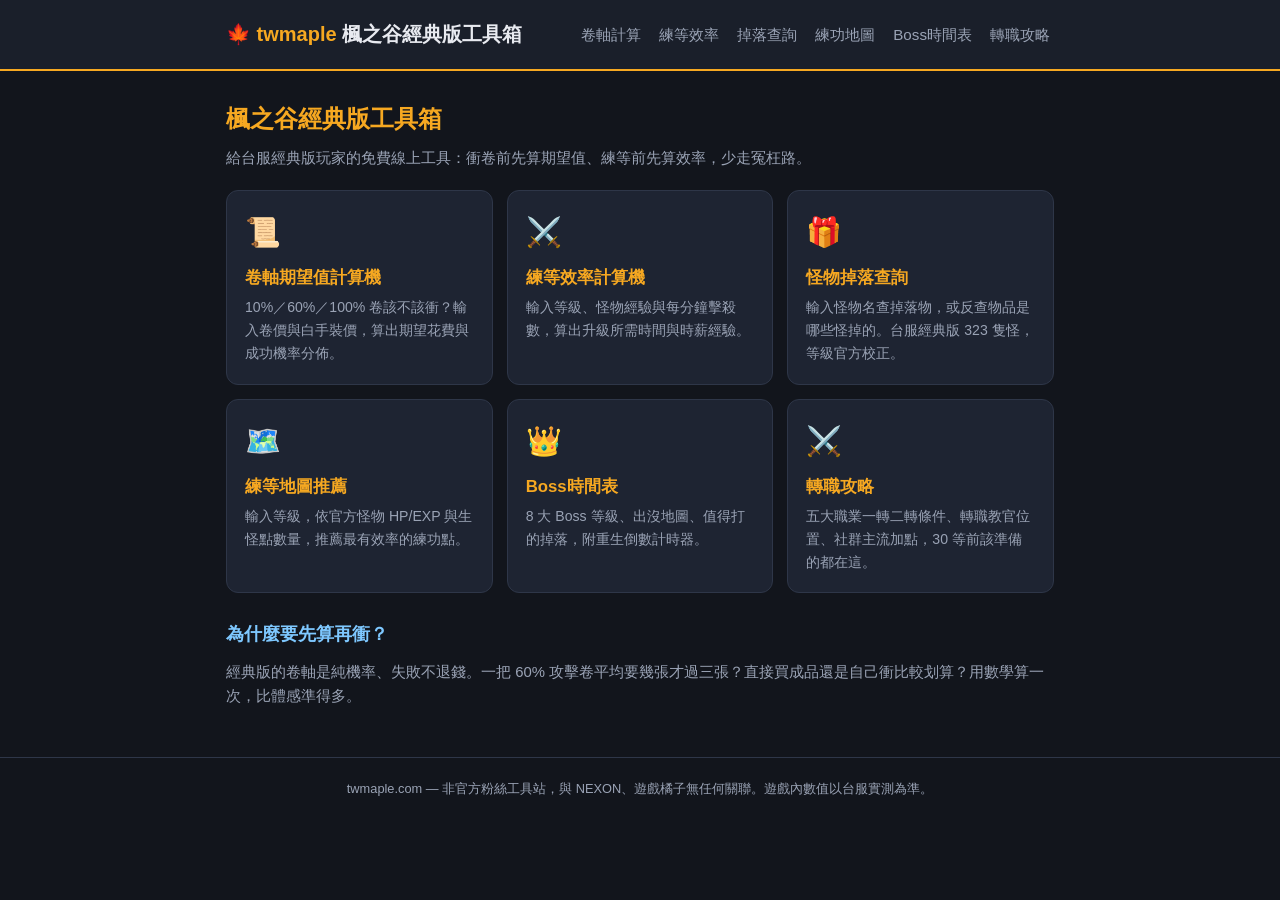
<file: index.html>
<!DOCTYPE html>
<html lang="zh-Hant">
<head>
<meta charset="UTF-8">
<meta name="viewport" content="width=device-width,initial-scale=1">
<title>楓之谷經典版工具箱 twmaple｜卷軸期望值、練等效率計算機、掉落查詢</title>
<meta name="description" content="楓之谷經典版（台服）玩家工具站：卷軸期望值計算機、練等效率與升級時間計算機、怪物掉落查詢。免費線上工具，手機也好用。">
<link rel="canonical" href="https://twmaple.com/">
<link rel="stylesheet" href="style.css">
</head>
<body>
<header class="site"><div class="wrap">
  <div class="logo">🍁 twmaple <span>楓之谷經典版工具箱</span></div>
  <nav class="top"><a href="scroll.html">卷軸計算</a><a href="exp.html">練等效率</a><a href="drop.html">掉落查詢</a><a href="training.html">練功地圖</a><a href="boss.html">Boss時間表</a><a href="jobs.html">轉職攻略</a></nav>
</div></header>
<main><div class="wrap">
  <h1>楓之谷經典版工具箱</h1>
  <p class="sub">給台服經典版玩家的免費線上工具：衝卷前先算期望值、練等前先算效率，少走冤枉路。</p>
  <div class="cards">
    <a class="card" href="scroll.html"><div class="ic">📜</div><h3>卷軸期望值計算機</h3><p>10%／60%／100% 卷該不該衝？輸入卷價與白手裝價，算出期望花費與成功機率分佈。</p></a>
    <a class="card" href="exp.html"><div class="ic">⚔️</div><h3>練等效率計算機</h3><p>輸入等級、怪物經驗與每分鐘擊殺數，算出升級所需時間與時薪經驗。</p></a>
    <a class="card" href="drop.html"><div class="ic">🎁</div><h3>怪物掉落查詢</h3><p>輸入怪物名查掉落物，或反查物品是哪些怪掉的。台服經典版 323 隻怪，等級官方校正。</p></a>
    <a class="card" href="training.html"><div class="ic">🗺️</div><h3>練等地圖推薦</h3><p>輸入等級，依官方怪物 HP/EXP 與生怪點數量，推薦最有效率的練功點。</p></a>
    <a class="card" href="boss.html"><div class="ic">👑</div><h3>Boss時間表</h3><p>8 大 Boss 等級、出沒地圖、值得打的掉落，附重生倒數計時器。</p></a>
    <a class="card" href="jobs.html"><div class="ic">⚔️</div><h3>轉職攻略</h3><p>五大職業一轉二轉條件、轉職教官位置、社群主流加點，30 等前該準備的都在這。</p></a>
  </div>
  <h2>為什麼要先算再衝？</h2>
  <p style="color:var(--muted);font-size:.93rem">經典版的卷軸是純機率、失敗不退錢。一把 60% 攻擊卷平均要幾張才過三張？直接買成品還是自己衝比較划算？用數學算一次，比體感準得多。</p>
</div></main>
<footer><div class="wrap">
  <p>twmaple.com — 非官方粉絲工具站，與 NEXON、遊戲橘子無任何關聯。遊戲內數值以台服實測為準。</p>
</div></footer>
</body>
</html>
</file>
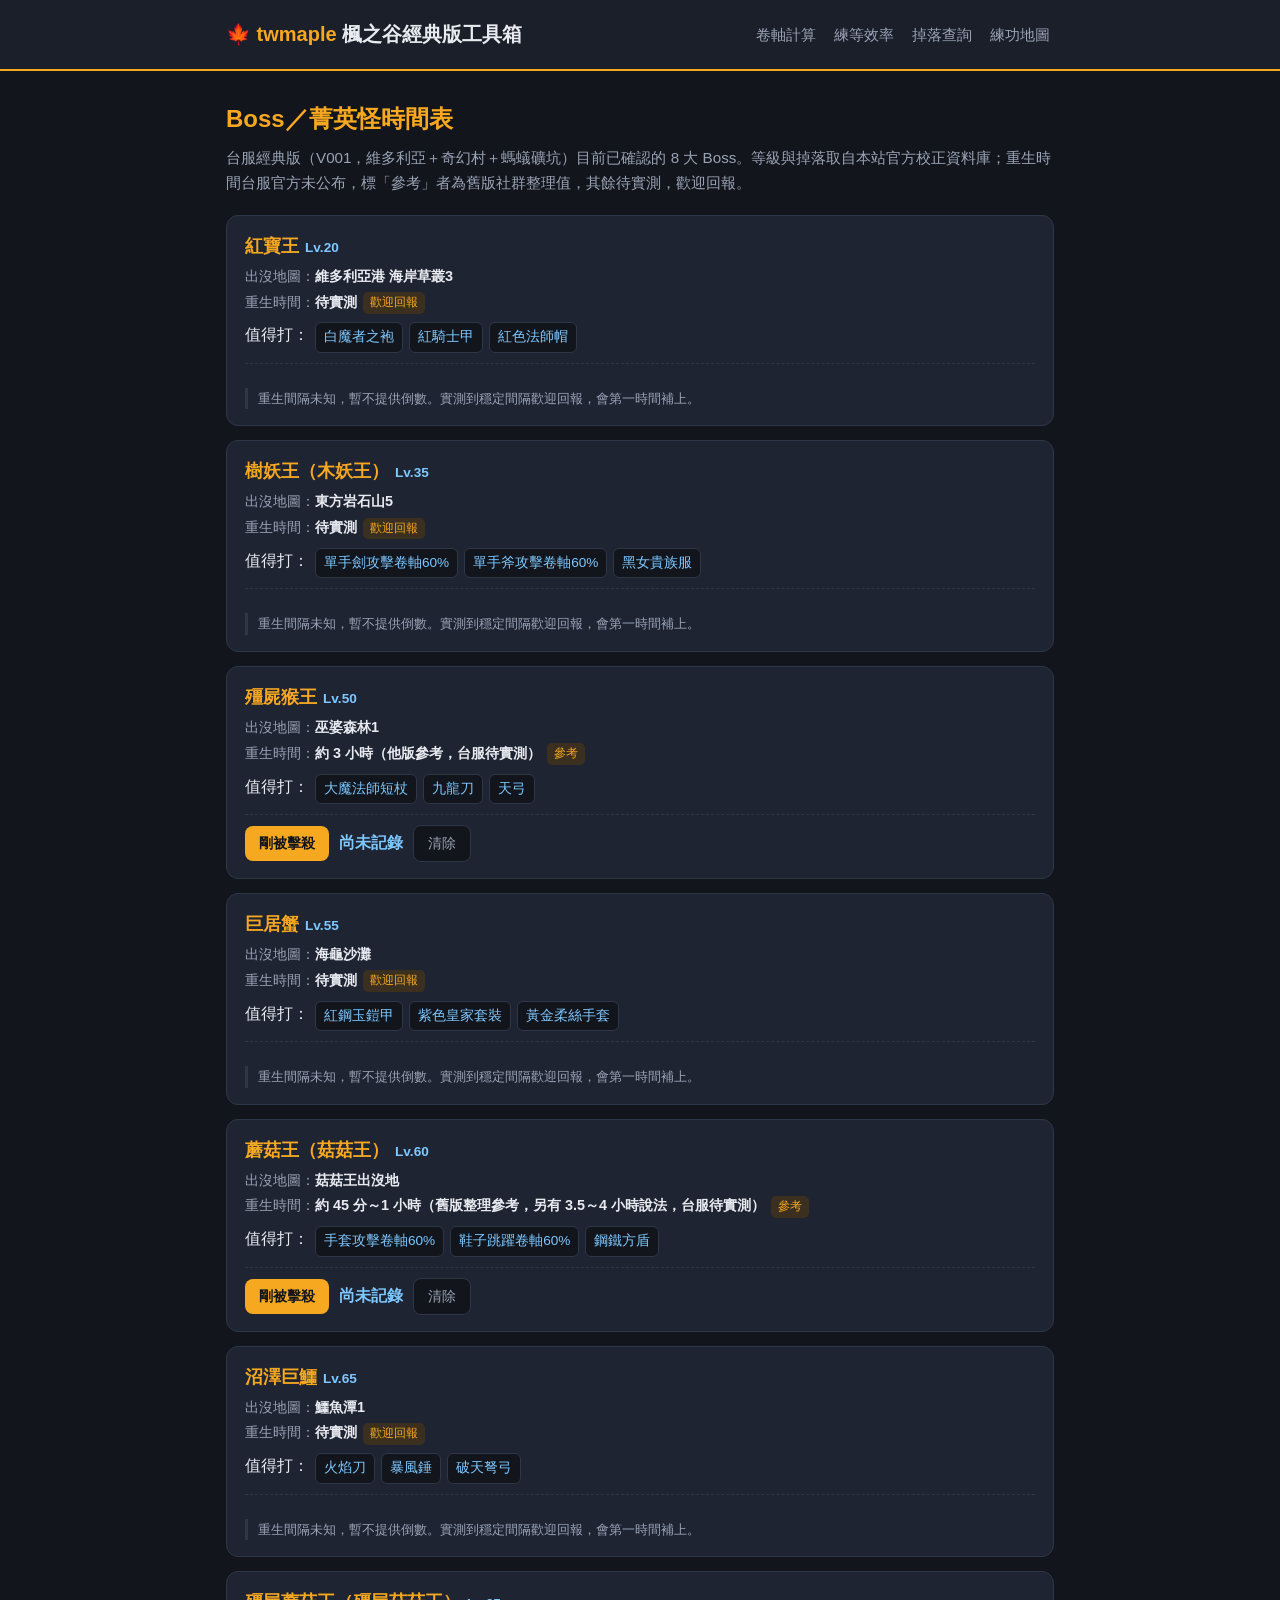
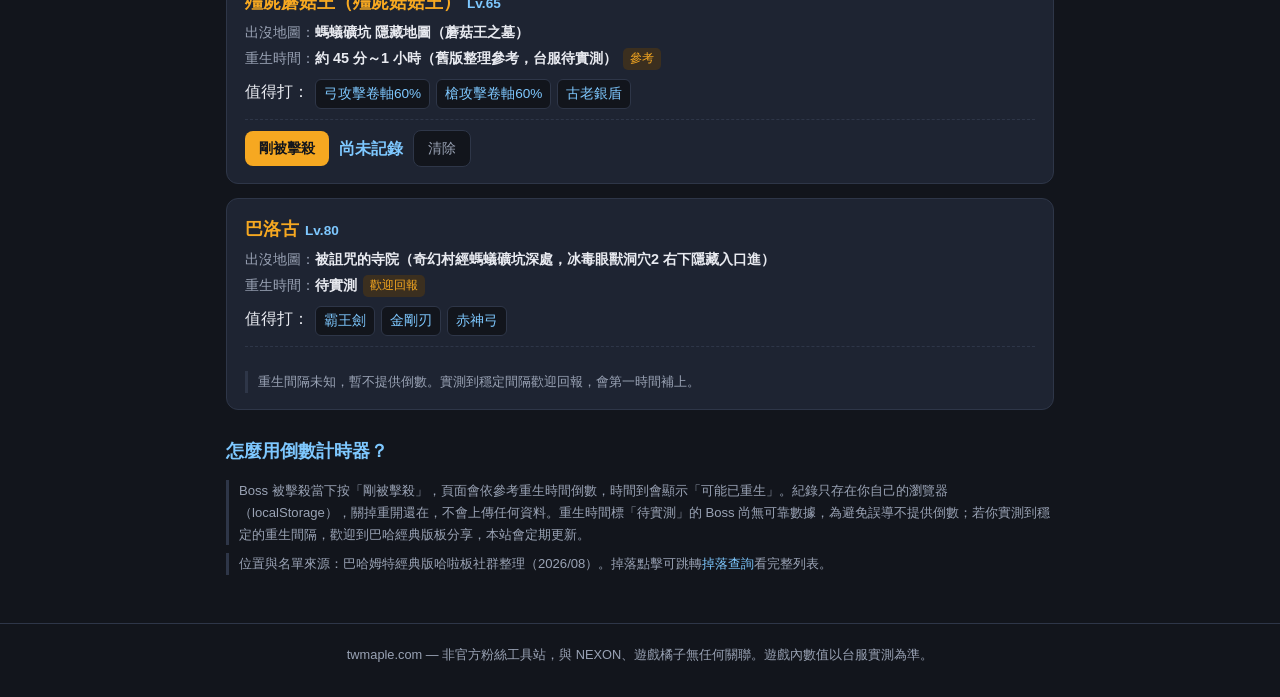
<file: boss.html>
<!DOCTYPE html>
<html lang="zh-Hant">
<head>
<meta charset="UTF-8">
<meta name="viewport" content="width=device-width,initial-scale=1">
<title>楓之谷經典版Boss時間表｜菁英怪重生時間與掉落</title>
<meta name="description" content="楓之谷經典版（台服）8 大 Boss 菁英怪整理：巴洛古、殭屍猴王、蘑菇王、樹妖王等的等級、出沒地圖、重生時間與值得打的掉落物，附重生倒數計時器。">
<link rel="canonical" href="https://twmaple.com/boss.html">
<link rel="stylesheet" href="style.css">
<style>
.bosscard{background:var(--panel);border:1px solid var(--border);border-radius:12px;padding:16px 18px;margin-bottom:14px}
.bosscard h3{color:var(--accent);font-size:1.1rem;margin-bottom:4px}
.bosscard h3 .lv{color:var(--accent2);font-size:.85rem;font-weight:600;margin-left:6px}
.meta{font-size:.9rem;color:var(--muted);margin:2px 0}
.meta b{color:var(--text);font-weight:600}
.drops{margin:8px 0 4px;display:flex;flex-wrap:wrap;gap:6px}
.drops a{background:var(--bg);border:1px solid var(--border);border-radius:6px;padding:3px 8px;font-size:.85rem}
.timer{margin-top:10px;padding-top:10px;border-top:1px dashed var(--border);display:flex;align-items:center;gap:10px;flex-wrap:wrap}
.timer button{background:var(--accent);color:#12151c;border:0;border-radius:8px;padding:8px 14px;font-size:.9rem;font-weight:700;cursor:pointer}
.timer button.reset{background:var(--bg);color:var(--muted);border:1px solid var(--border);font-weight:400}
.cd{font-size:1rem;font-weight:700;color:var(--accent2);font-variant-numeric:tabular-nums}
.cd.up{color:var(--ok)}
.tag{display:inline-block;font-size:.75rem;border-radius:5px;padding:1px 7px;margin-left:6px;vertical-align:middle}
.tag.ok{background:#1f3b2a;color:var(--ok)}
.tag.tbd{background:#3b2f1f;color:var(--accent)}
.note{font-size:.82rem;color:var(--muted)}
</style>
</head>
<body>
<header class="site"><div class="wrap">
  <div class="logo">🍁 twmaple <span>楓之谷經典版工具箱</span></div>
  <nav class="top"><a href="scroll.html">卷軸計算</a><a href="exp.html">練等效率</a><a href="drop.html">掉落查詢</a><a href="training.html">練功地圖</a></nav>
</div></header>
<main><div class="wrap">
  <h1>Boss／菁英怪時間表</h1>
  <p class="sub">台服經典版（V001，維多利亞＋奇幻村＋螞蟻礦坑）目前已確認的 8 大 Boss。等級與掉落取自本站官方校正資料庫；重生時間台服官方未公布，標「參考」者為舊版社群整理值，其餘待實測，歡迎回報。</p>
  <div id="list"></div>
  <h2>怎麼用倒數計時器？</h2>
  <p class="note">Boss 被擊殺當下按「剛被擊殺」，頁面會依參考重生時間倒數，時間到會顯示「可能已重生」。紀錄只存在你自己的瀏覽器（localStorage），關掉重開還在，不會上傳任何資料。重生時間標「待實測」的 Boss 尚無可靠數據，為避免誤導不提供倒數；若你實測到穩定的重生間隔，歡迎到巴哈經典版板分享，本站會定期更新。</p>
  <p class="note" style="margin-top:8px">位置與名單來源：巴哈姆特經典版哈啦板社群整理（2026/08）。掉落點擊可跳轉<a href="drop.html">掉落查詢</a>看完整列表。</p>
</div></main>
<footer><div class="wrap">
  <p>twmaple.com — 非官方粉絲工具站，與 NEXON、遊戲橘子無任何關聯。遊戲內數值以台服實測為準。</p>
</div></footer>
<script>
const BOSSES=[
 {id:2220000,n:'紅寶王',lv:20,map:'維多利亞港 海岸草叢3',rs:null,drops:['白魔者之袍','紅騎士甲','紅色法師帽']},
 {id:3220000,n:'樹妖王（木妖王）',lv:35,map:'東方岩石山5',rs:null,drops:['單手劍攻擊卷軸60%','單手斧攻擊卷軸60%','黑女貴族服']},
 {id:5220002,n:'殭屍猴王',lv:50,map:'巫婆森林1',rs:{min:180,label:'約 3 小時（他版參考，台服待實測）'},drops:['大魔法師短杖','九龍刀','天弓']},
 {id:5220000,n:'巨居蟹',lv:55,map:'海龜沙灘',rs:null,drops:['紅鋼玉鎧甲','紫色皇家套裝','黃金柔絲手套']},
 {id:6130101,n:'蘑菇王（菇菇王）',lv:60,map:'菇菇王出沒地',rs:{min:45,label:'約 45 分～1 小時（舊版整理參考，另有 3.5～4 小時說法，台服待實測）'},drops:['手套攻擊卷軸60%','鞋子跳躍卷軸60%','鋼鐵方盾']},
 {id:6220000,n:'沼澤巨鱷',lv:65,map:'鱷魚潭1',rs:null,drops:['火焰刀','暴風錘','破天弩弓']},
 {id:6300005,n:'殭屍蘑菇王（殭屍菇菇王）',lv:65,map:'螞蟻礦坑 隱藏地圖（蘑菇王之墓）',rs:{min:45,label:'約 45 分～1 小時（舊版整理參考，台服待實測）'},drops:['弓攻擊卷軸60%','槍攻擊卷軸60%','古老銀盾']},
 {id:8130100,n:'巴洛古',lv:80,map:'被詛咒的寺院（奇幻村經螞蟻礦坑深處，冰毒眼獸洞穴2 右下隱藏入口進）',rs:null,drops:['霸王劍','金剛刃','赤神弓']}
];
const list=document.getElementById('list');
function esc(s){return s.replace(/[&<>"]/g,c=>({'&':'&amp;','<':'&lt;','>':'&gt;','"':'&quot;'}[c]))}
list.innerHTML=BOSSES.map(b=>{
  const rsTxt=b.rs?`<b>${esc(b.rs.label)}</b><span class="tag tbd">參考</span>`:`<b>待實測</b><span class="tag tbd">歡迎回報</span>`;
  const timer=b.rs
    ?`<div class="timer"><button data-kill="${b.id}">剛被擊殺</button><span class="cd" id="cd${b.id}">尚未記錄</span><button class="reset" data-reset="${b.id}">清除</button></div>`
    :`<div class="timer"><span class="note">重生間隔未知，暫不提供倒數。實測到穩定間隔歡迎回報，會第一時間補上。</span></div>`;
  return `<div class="bosscard"><h3>${esc(b.n)}<span class="lv">Lv.${b.lv}</span></h3>
  <p class="meta">出沒地圖：<b>${esc(b.map)}</b></p>
  <p class="meta">重生時間：${rsTxt}</p>
  <div class="drops">值得打：${b.drops.map(d=>`<a href="drop.html?q=${encodeURIComponent(d)}">${esc(d)}</a>`).join('')}</div>
  ${timer}</div>`;
}).join('');
function fmt(ms){const s=Math.max(0,Math.floor(ms/1000));const h=Math.floor(s/3600),m=Math.floor(s%3600/60),ss=s%60;return (h?h+':':'')+String(m).padStart(2,'0')+':'+String(ss).padStart(2,'0')}
function tick(){
  BOSSES.forEach(b=>{
    if(!b.rs) return;
    const el=document.getElementById('cd'+b.id); if(!el) return;
    const t=localStorage.getItem('twm_boss_'+b.id);
    if(!t){el.textContent='尚未記錄';el.classList.remove('up');return}
    const eta=+t+b.rs.min*60000, left=eta-Date.now();
    if(left>0){el.textContent='最快 '+fmt(left)+' 後重生';el.classList.remove('up')}
    else{el.textContent='可能已重生！';el.classList.add('up')}
  });
}
list.addEventListener('click',e=>{
  const k=e.target.dataset.kill, r=e.target.dataset.reset;
  if(k){localStorage.setItem('twm_boss_'+k,Date.now());tick()}
  if(r){localStorage.removeItem('twm_boss_'+r);tick()}
});
setInterval(tick,1000);tick();
</script>
</body>
</html>
</file>
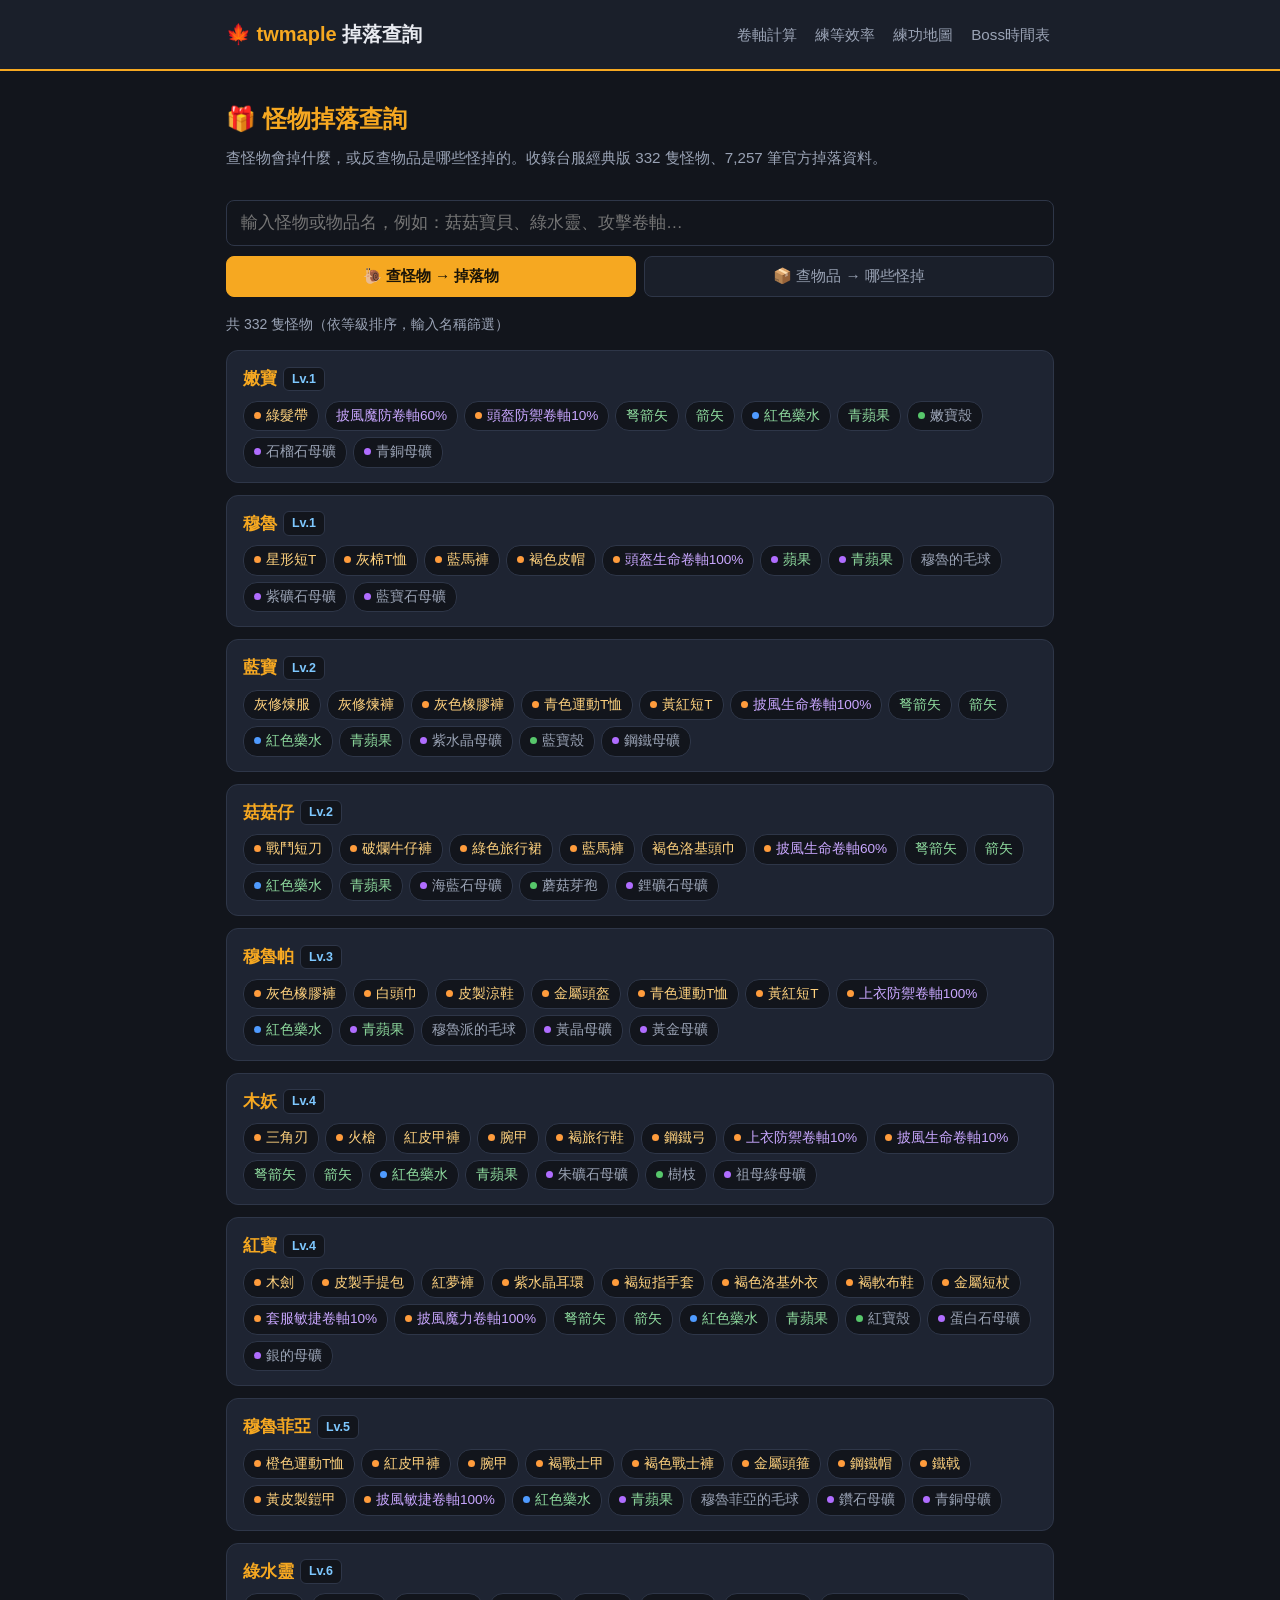
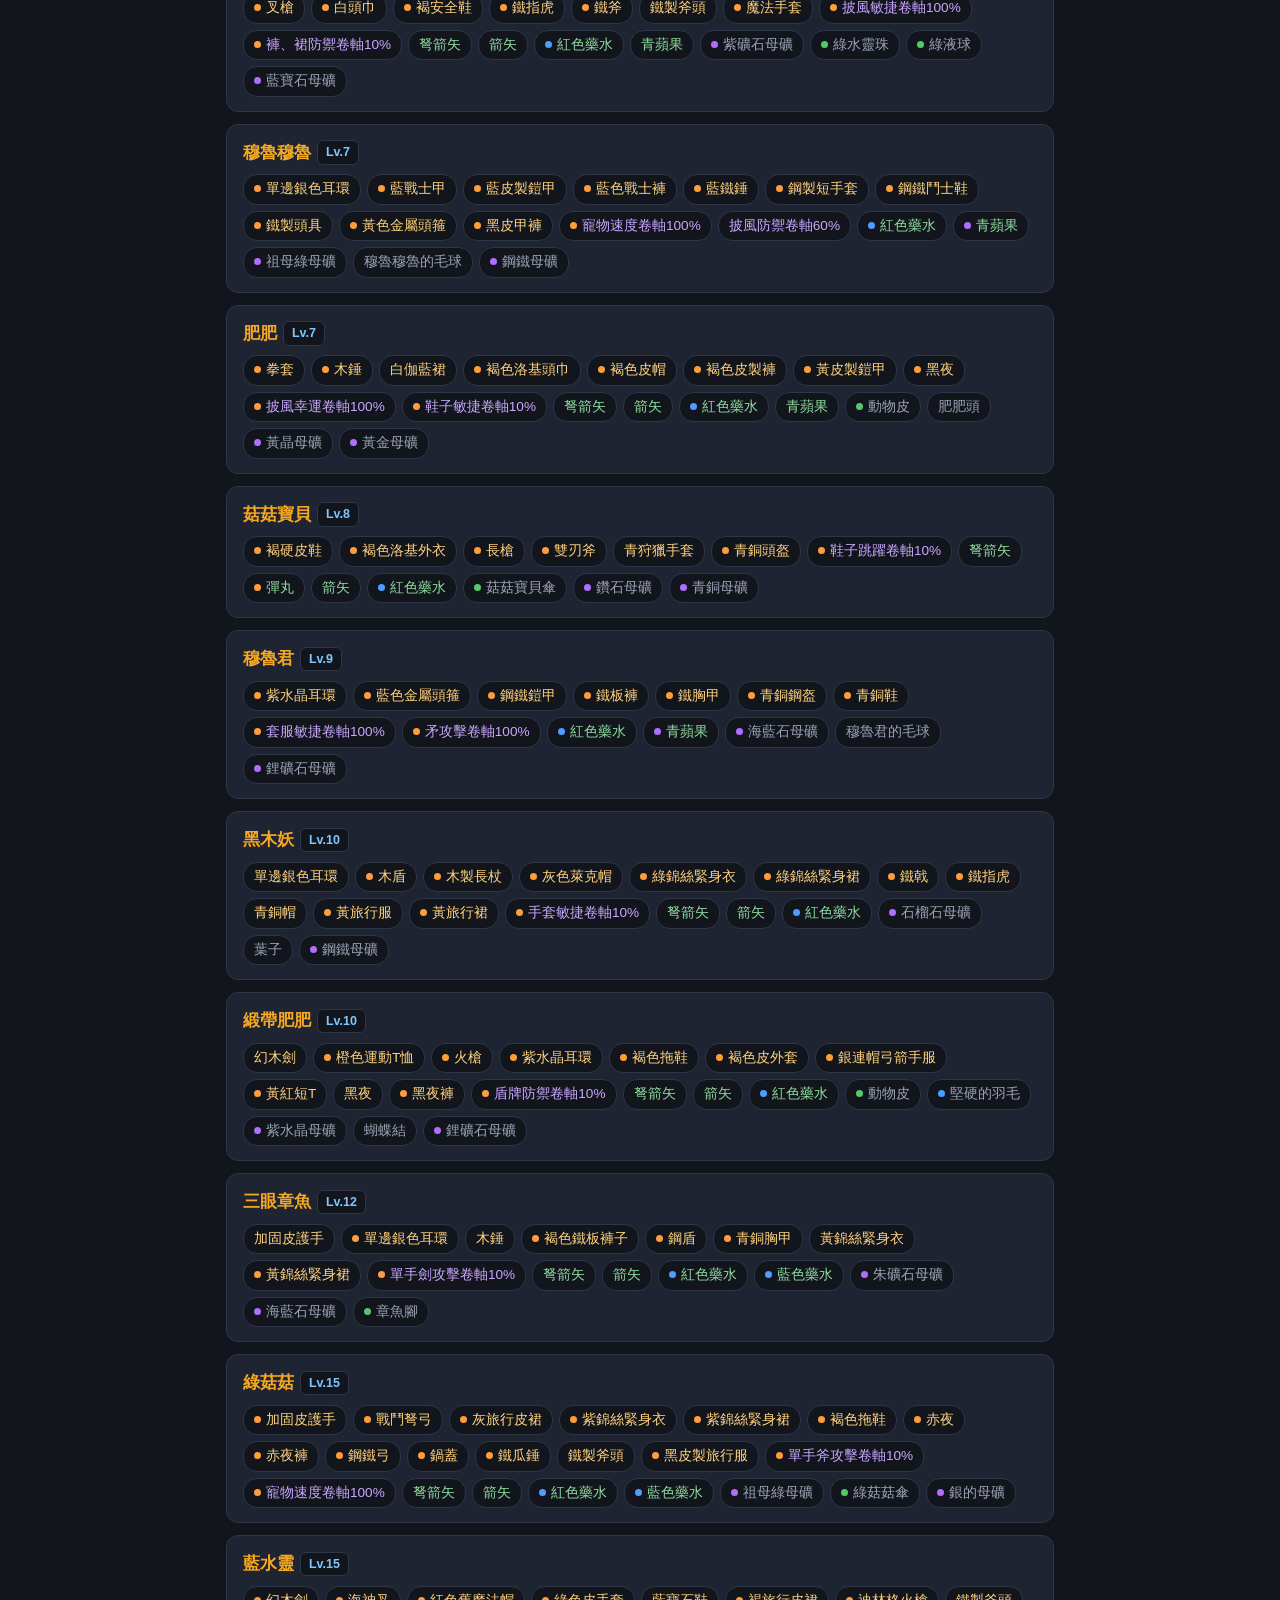
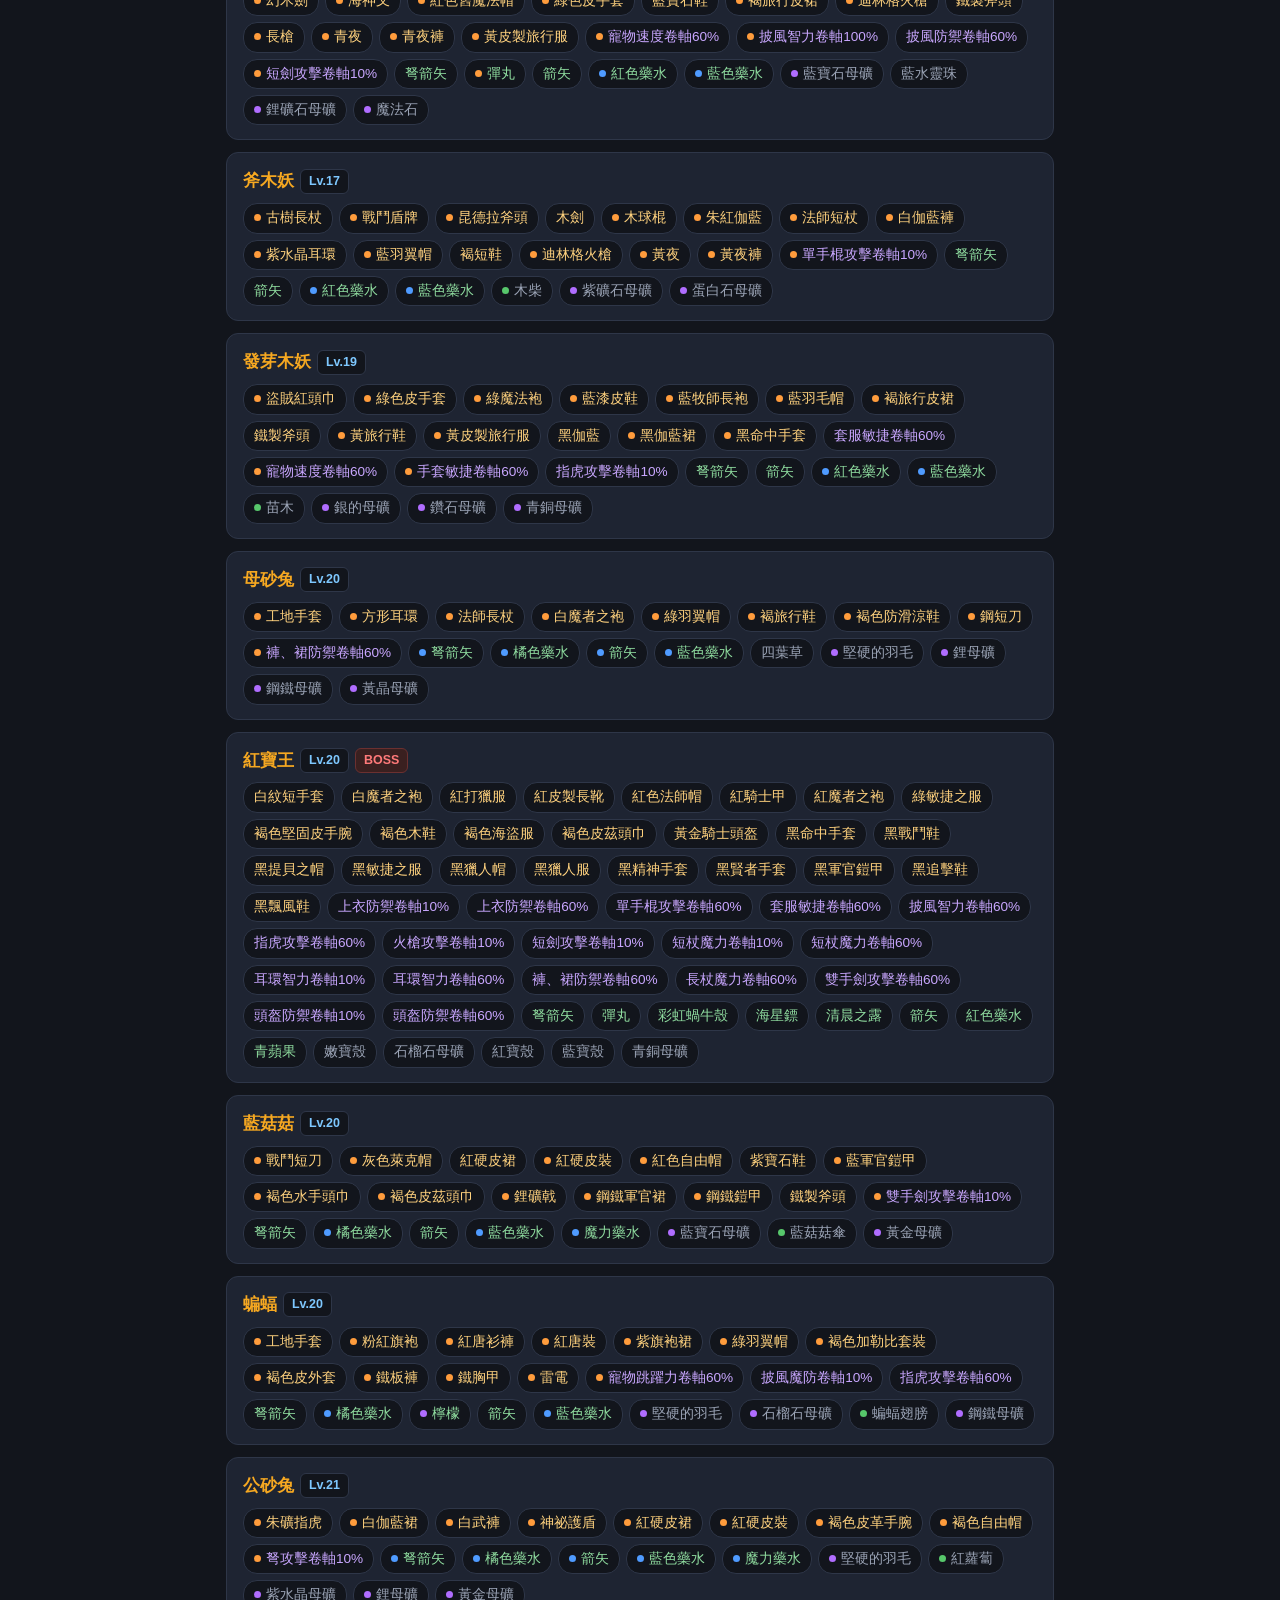
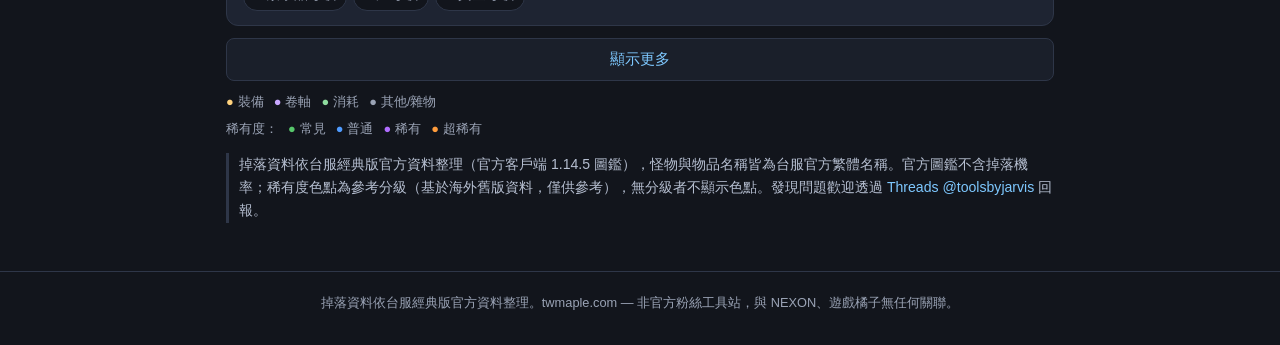
<file: drop.html>
<!DOCTYPE html>
<html lang="zh-Hant">
<head>
<meta charset="UTF-8">
<meta name="viewport" content="width=device-width,initial-scale=1">
<title>楓之谷經典版 怪物掉落查詢｜twmaple</title>
<meta name="description" content="楓之谷經典版怪物掉落查詢：輸入怪物名查掉落物，或輸入物品名查哪些怪會掉。收錄台服經典版 323 隻怪物、繁體中文，手機可用。">
<link rel="canonical" href="https://twmaple.com/drop.html">
<link rel="stylesheet" href="style.css">
<style>
.searchbar{position:sticky;top:0;z-index:5;background:var(--bg);padding:10px 0 6px}
.searchbar input{font-size:1.05rem;padding:12px 14px}
.tabs{display:flex;gap:8px;margin-top:10px}
.tabs button{flex:1;background:var(--bg2);border:1px solid var(--border);color:var(--muted);border-radius:8px;padding:9px 0;font-size:.95rem;cursor:pointer}
.tabs button.on{background:var(--accent);color:#1a1408;font-weight:700;border-color:var(--accent)}
.hits{margin-top:14px}
.mobcard{background:var(--panel);border:1px solid var(--border);border-radius:12px;padding:14px 16px;margin-bottom:12px}
.mobcard h3{color:var(--accent);font-size:1.05rem;display:flex;align-items:center;flex-wrap:wrap;gap:6px}
.lv{font-size:.78rem;background:var(--bg);border:1px solid var(--border);border-radius:6px;padding:1px 8px;color:var(--accent2);font-weight:600}
.boss{font-size:.78rem;background:#3a2020;border:1px solid #6b3030;border-radius:6px;padding:1px 8px;color:var(--bad);font-weight:600}
.dl{margin-top:8px;display:flex;flex-wrap:wrap;gap:6px}
.it{font-size:.85rem;border:1px solid var(--border);border-radius:14px;padding:3px 10px;background:var(--bg);cursor:pointer}
.it:hover{border-color:var(--accent2)}
.it.equip{color:#ffd27e}.it.scroll{color:#c9a7ff}.it.use{color:#8fdc9f}.it.etc{color:#9aa3b5}.it.other{color:#7ec8ff}
.it.hl{border-color:var(--accent);color:var(--accent);font-weight:700}
.it.r0::before,.it.r1::before,.it.r2::before,.it.r3::before{content:"";display:inline-block;width:7px;height:7px;border-radius:50%;margin-right:5px;vertical-align:1px}
.it.r0::before{background:#57c76b}.it.r1::before{background:#4f9bff}.it.r2::before{background:#b06dff}.it.r3::before{background:#ff9c3c}
.legend .lr::before{content:"●";margin-right:4px}
.lr0::before{color:#57c76b}.lr1::before{color:#4f9bff}.lr2::before{color:#b06dff}.lr3::before{color:#ff9c3c}
.legend{display:flex;flex-wrap:wrap;gap:10px;font-size:.8rem;color:var(--muted);margin-top:10px}
.legend span::before{content:"●";margin-right:4px}
.lg-equip::before{color:#ffd27e}.lg-scroll::before{color:#c9a7ff}.lg-use::before{color:#8fdc9f}.lg-etc::before{color:#9aa3b5}
.count{color:var(--muted);font-size:.88rem;margin-top:10px}
.more{width:100%;background:var(--bg2);border:1px solid var(--border);color:var(--accent2);border-radius:8px;padding:10px;font-size:.95rem;cursor:pointer;margin-top:4px}
</style>
</head>
<body>
<header class="site"><div class="wrap">
  <div class="logo"><a href="index.html" style="color:var(--accent)">🍁 twmaple</a> <span>掉落查詢</span></div>
  <nav class="top"><a href="scroll.html">卷軸計算</a><a href="exp.html">練等效率</a><a href="training.html">練功地圖</a><a href="boss.html">Boss時間表</a></nav>
</div></header>
<main><div class="wrap">
  <h1>🎁 怪物掉落查詢</h1>
  <p class="sub">查怪物會掉什麼，或反查物品是哪些怪掉的。收錄台服經典版 332 隻怪物、7,257 筆官方掉落資料。</p>

  <div class="searchbar">
    <input id="q" type="search" placeholder="輸入怪物或物品名，例如：菇菇寶貝、綠水靈、攻擊卷軸…" autocomplete="off">
    <div class="tabs">
      <button id="tabMob" class="on">🐌 查怪物 → 掉落物</button>
      <button id="tabItem">📦 查物品 → 哪些怪掉</button>
    </div>
  </div>

  <div id="count" class="count"></div>
  <div id="hits" class="hits"></div>
  <button id="more" class="more" style="display:none">顯示更多</button>

  <div class="legend">
    <span class="lg-equip">裝備</span><span class="lg-scroll">卷軸</span><span class="lg-use">消耗</span><span class="lg-etc">其他/雜物</span>
  </div>
  <div class="legend" style="margin-top:6px">
    稀有度：<span class="lr lr0">常見</span><span class="lr lr1">普通</span><span class="lr lr2">稀有</span><span class="lr lr3">超稀有</span>
  </div>
  <p class="note">掉落資料依台服經典版官方資料整理（官方客戶端 1.14.5 圖鑑），怪物與物品名稱皆為台服官方繁體名稱。官方圖鑑不含掉落機率；稀有度色點為參考分級（基於海外舊版資料，僅供參考），無分級者不顯示色點。發現問題歡迎透過 <a href="https://www.threads.com/@toolsbyjarvis" target="_blank" rel="noopener">Threads @toolsbyjarvis</a> 回報。</p>
</div></main>
<footer><div class="wrap"><p>掉落資料依台服經典版官方資料整理。twmaple.com — 非官方粉絲工具站，與 NEXON、遊戲橘子無任何關聯。</p></div></footer>
<script>
let DATA=null, mode='mob', shown=0, curList=[];
const $=id=>document.getElementById(id);
const hitsEl=$('hits'), countEl=$('count'), moreBtn=$('more'), qEl=$('q');
const CATN={equip:'裝備',scroll:'卷軸',use:'消耗',etc:'其他',other:'其他'};
const RN=['常見','普通','稀有','超稀有','未分級'];
fetch('data/drops.json').then(r=>r.json()).then(d=>{
  d.mobs=d.mobs.filter(m=>m.in_classic!==false); // 只顯示台服經典版現有怪物
  DATA=d;
  // 反向索引：itemid -> [mob indexes]
  DATA.byItem={};
  d.mobs.forEach((m,idx)=>m.d.forEach(p=>{(DATA.byItem[p[0]]=DATA.byItem[p[0]]||[]).push([idx,p[1]])}));
  render();
});
function esc(s){return s.replace(/[&<>"]/g,c=>({'&':'&amp;','<':'&lt;','>':'&gt;','"':'&quot;'}[c]))}
function mobCard(m, hlItem){
  const tags=m.d.map(p=>{
    const i=p[0], r=p[1];
    const it=DATA.items[i]; if(!it) return '';
    const hl=(hlItem&&i==hlItem)?' hl':'';
    return `<span class="it ${it.c} r${r}${hl}" data-i="${i}" title="${CATN[it.c]}・${RN[r]}">${esc(it.n)}</span>`;
  }).join('');
  return `<div class="mobcard"><h3>${esc(m.n)} <span class="lv">Lv.${m.lv}</span>${m.b?'<span class="boss">BOSS</span>':''}</h3><div class="dl">${tags}</div></div>`;
}
function render(){
  if(!DATA) return;
  const q=qEl.value.trim().toLowerCase();
  hitsEl.innerHTML=''; shown=0;
  if(mode==='mob'){
    curList = q ? DATA.mobs.filter(m=>m.n.toLowerCase().includes(q)) : DATA.mobs;
    countEl.textContent = q ? `找到 ${curList.length} 隻怪物` : `共 ${DATA.mobs.length} 隻怪物（依等級排序，輸入名稱篩選）`;
    showMore();
  }else{
    if(!q){ countEl.textContent='輸入物品名稱，例如：攻擊卷軸、青銅、楓葉'; moreBtn.style.display='none'; return; }
    const ids=Object.keys(DATA.items).filter(i=>DATA.items[i].n.toLowerCase().includes(q));
    countEl.textContent=`找到 ${ids.length} 件物品`;
    let html='';
    ids.slice(0,30).forEach(i=>{
      const it=DATA.items[i], mobs=(DATA.byItem[i]||[]).map(x=>({m:DATA.mobs[x[0]],r:x[1]}));
      html+=`<div class="mobcard"><h3><span class="it ${it.c} hl">${esc(it.n)}</span> <span class="lv">${CATN[it.c]}</span></h3><div class="dl">${mobs.sort((a,b)=>a.m.lv-b.m.lv).map(o=>`<span class="it r${o.r}" data-m="${o.m.id}" title="${RN[o.r]}">${esc(o.m.n)} <small style="color:var(--muted)">Lv.${o.m.lv}</small></span>`).join('')||'<span style="color:var(--muted);font-size:.85rem">無怪物掉落記錄</span>'}</div></div>`;
    });
    if(ids.length>30) html+=`<p class="count">僅顯示前 30 件，請輸入更完整名稱。</p>`;
    hitsEl.innerHTML=html; moreBtn.style.display='none';
  }
}
function showMore(){
  const next=curList.slice(shown,shown+25);
  hitsEl.insertAdjacentHTML('beforeend', next.map(m=>mobCard(m)).join(''));
  shown+=next.length;
  moreBtn.style.display = shown<curList.length ? 'block' : 'none';
}
moreBtn.onclick=showMore;
qEl.addEventListener('input',()=>render());
const pq=new URLSearchParams(location.search).get('q');
if(pq){mode='item';$('tabItem').classList.add('on');$('tabMob').classList.remove('on');qEl.value=pq;}
$('tabMob').onclick=()=>{mode='mob';$('tabMob').classList.add('on');$('tabItem').classList.remove('on');render();};
$('tabItem').onclick=()=>{mode='item';$('tabItem').classList.add('on');$('tabMob').classList.remove('on');render();};
hitsEl.addEventListener('click',e=>{
  const t=e.target.closest('.it'); if(!t) return;
  if(t.dataset.i){ mode='item'; $('tabItem').click(); qEl.value=DATA.items[t.dataset.i].n; render(); window.scrollTo({top:0}); }
  else if(t.dataset.m){ mode='mob'; $('tabMob').click(); const m=DATA.mobs.find(x=>x.id==t.dataset.m); if(m){qEl.value=m.n; render(); window.scrollTo({top:0});} }
});
</script>
</body>
</html>
</file>
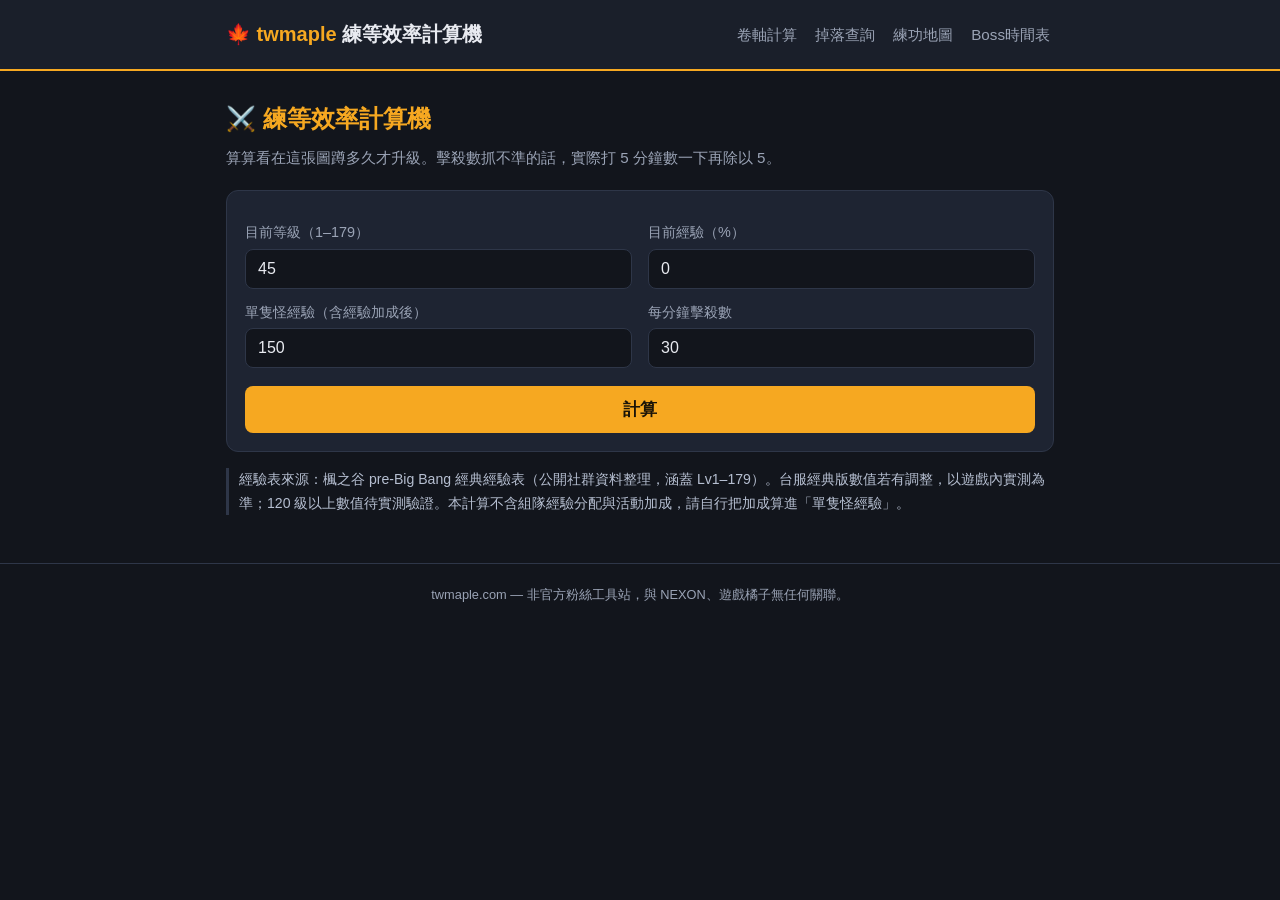
<file: exp.html>
<!DOCTYPE html>
<html lang="zh-Hant">
<head>
<meta charset="UTF-8">
<meta name="viewport" content="width=device-width,initial-scale=1">
<title>楓之谷經典版 練等效率計算機｜升級要多久？經驗時薪試算 twmaple</title>
<meta name="description" content="楓之谷經典版練等效率計算機：輸入目前等級與經驗%、單隻怪經驗、每分鐘擊殺數，計算升級所需時間與每小時經驗。內建經典（pre-Big Bang）經驗表。">
<link rel="canonical" href="https://twmaple.com/exp.html">
<link rel="stylesheet" href="style.css">
</head>
<body>
<header class="site"><div class="wrap">
  <div class="logo"><a href="index.html" style="color:var(--accent)">🍁 twmaple</a> <span>練等效率計算機</span></div>
  <nav class="top"><a href="scroll.html">卷軸計算</a><a href="drop.html">掉落查詢</a><a href="training.html">練功地圖</a><a href="boss.html">Boss時間表</a></nav>
</div></header>
<main><div class="wrap">
  <h1>⚔️ 練等效率計算機</h1>
  <p class="sub">算算看在這張圖蹲多久才升級。擊殺數抓不準的話，實際打 5 分鐘數一下再除以 5。</p>

  <div class="panel">
    <div class="grid2">
      <div><label>目前等級（1–179）</label><input id="lv" type="number" value="45" min="1" max="179"></div>
      <div><label>目前經驗（%）</label><input id="pct" type="number" value="0" min="0" max="99.99" step="0.01"></div>
      <div><label>單隻怪經驗（含經驗加成後）</label><input id="mexp" type="number" value="150" min="1"></div>
      <div><label>每分鐘擊殺數</label><input id="kpm" type="number" value="30" min="0.1" step="0.1"></div>
    </div>
    <button class="go" onclick="calc()">計算</button>
  </div>

  <div class="result" id="res"></div>

  <p class="note">經驗表來源：楓之谷 pre-Big Bang 經典經驗表（公開社群資料整理，涵蓋 Lv1–179）。台服經典版數值若有調整，以遊戲內實測為準；120 級以上數值待實測驗證。本計算不含組隊經驗分配與活動加成，請自行把加成算進「單隻怪經驗」。</p>
</div></main>
<footer><div class="wrap"><p>twmaple.com — 非官方粉絲工具站，與 NEXON、遊戲橘子無任何關聯。</p></div></footer>
<script>
// pre-Big Bang EXP to next level, index = level (1-based). EXP[L] = 由 L 升到 L+1 所需經驗
const EXP=[0,
15,34,57,92,135,372,560,840,1242,1716,
2360,3216,4200,5460,7050,8840,11040,13716,16680,20216,
24402,28980,34320,40512,47216,54900,63666,73080,83720,95700,
108480,122760,138666,155540,174216,194832,216600,240500,266682,294216,
324240,356916,391160,428280,468450,510420,555680,604416,655200,709716,
748608,789631,832902,878545,926689,977471,1031036,1087536,1147132,1209994,
1276301,1346242,1420016,1497832,1579913,1666492,1757815,1854143,1955750,2062925,
2175973,2295216,2420993,2553663,2693603,2841212,2996910,3161140,3334370,3517093,
3709829,3913127,4127566,4353756,4592341,4844001,5109452,5389449,5684790,5996316,
6324914,6671519,7037118,7422752,7829518,8258575,8711144,9188514,9692044,10223168,
10783397,11374327,11997640,12655110,13348610,14080113,14851703,15665576,16524049,17429566,
18384706,19392187,20454878,21575805,22758159,24005306,25320796,26708375,28171993,29715818,
31344244,33061908,34873700,36784778,38800583,40926854,43169645,45535341,48030677,50662758,
53439077,56367538,59456479,62714694,66151459,69776558,73600313,77633610,81887931,86375389,
91108760,96101520,101367883,106922842,112782213,118962678,125481832,132358236,139611467,147262175,
155332142,163844343,172823012,182293713,192283408,202820538,213935103,225658746,238024845,251068606,
264827165,279339693,294647508,310794191,327825712,345790561,364739883,384726628,405806717,428039218,
451485556,476210424,502281062,529767758,558746646,589287555,621495043,655449040,691234971,728944227];
function fmt(x){return Math.round(x).toLocaleString('zh-TW');}
function fmtTime(min){
  if(!isFinite(min))return '—';
  const h=Math.floor(min/60),m=Math.round(min%60);
  if(h>=24){const d=Math.floor(h/24);return `${d}天${h%24}時`;}
  if(h>0)return `${h}時${m}分`;
  return `${m} 分鐘`;
}
function calc(){
  const lv=+document.getElementById('lv').value;
  const pct=+document.getElementById('pct').value;
  const me=+document.getElementById('mexp').value;
  const kpm=+document.getElementById('kpm').value;
  const el=document.getElementById('res');
  if(lv<1||lv>179||!EXP[lv]){el.className='result show';el.innerHTML='<span class="bad">等級請輸入 1–179。</span>';return;}
  const need=EXP[lv]*(1-pct/100);
  const expPerMin=me*kpm;
  const mins=need/expPerMin;
  const kills=Math.ceil(need/me);
  // 之後 5 級預估（從下一級起每級 0% 開始）
  let rows='';let cum=mins;
  for(let i=1;i<=5;i++){const L=lv+i;if(!EXP[L])break;const m2=EXP[L]/expPerMin;cum+=m2;
    rows+=`<tr><td>Lv.${L} → ${L+1}</td><td>${fmt(EXP[L])}</td><td>${fmtTime(m2)}</td><td>${fmtTime(cum)}</td></tr>`;}
  el.className='result show';
  el.innerHTML=`
    <div>升到 Lv.${lv+1} 還需：<span class="big">${fmtTime(mins)}</span></div>
    <table>
      <tr><th>指標</th><th>數值</th></tr>
      <tr><td>本級剩餘經驗</td><td>${fmt(need)}</td></tr>
      <tr><td>還要打幾隻</td><td>${fmt(kills)} 隻</td></tr>
      <tr><td>經驗時薪</td><td>${fmt(expPerMin*60)} / 小時</td></tr>
    </table>
    ${rows?`<table><tr><th>之後幾級（同效率）</th><th>所需經驗</th><th>該級耗時</th><th>累計</th></tr>${rows}</table>`:''}`;
}
</script>
</body>
</html>
</file>
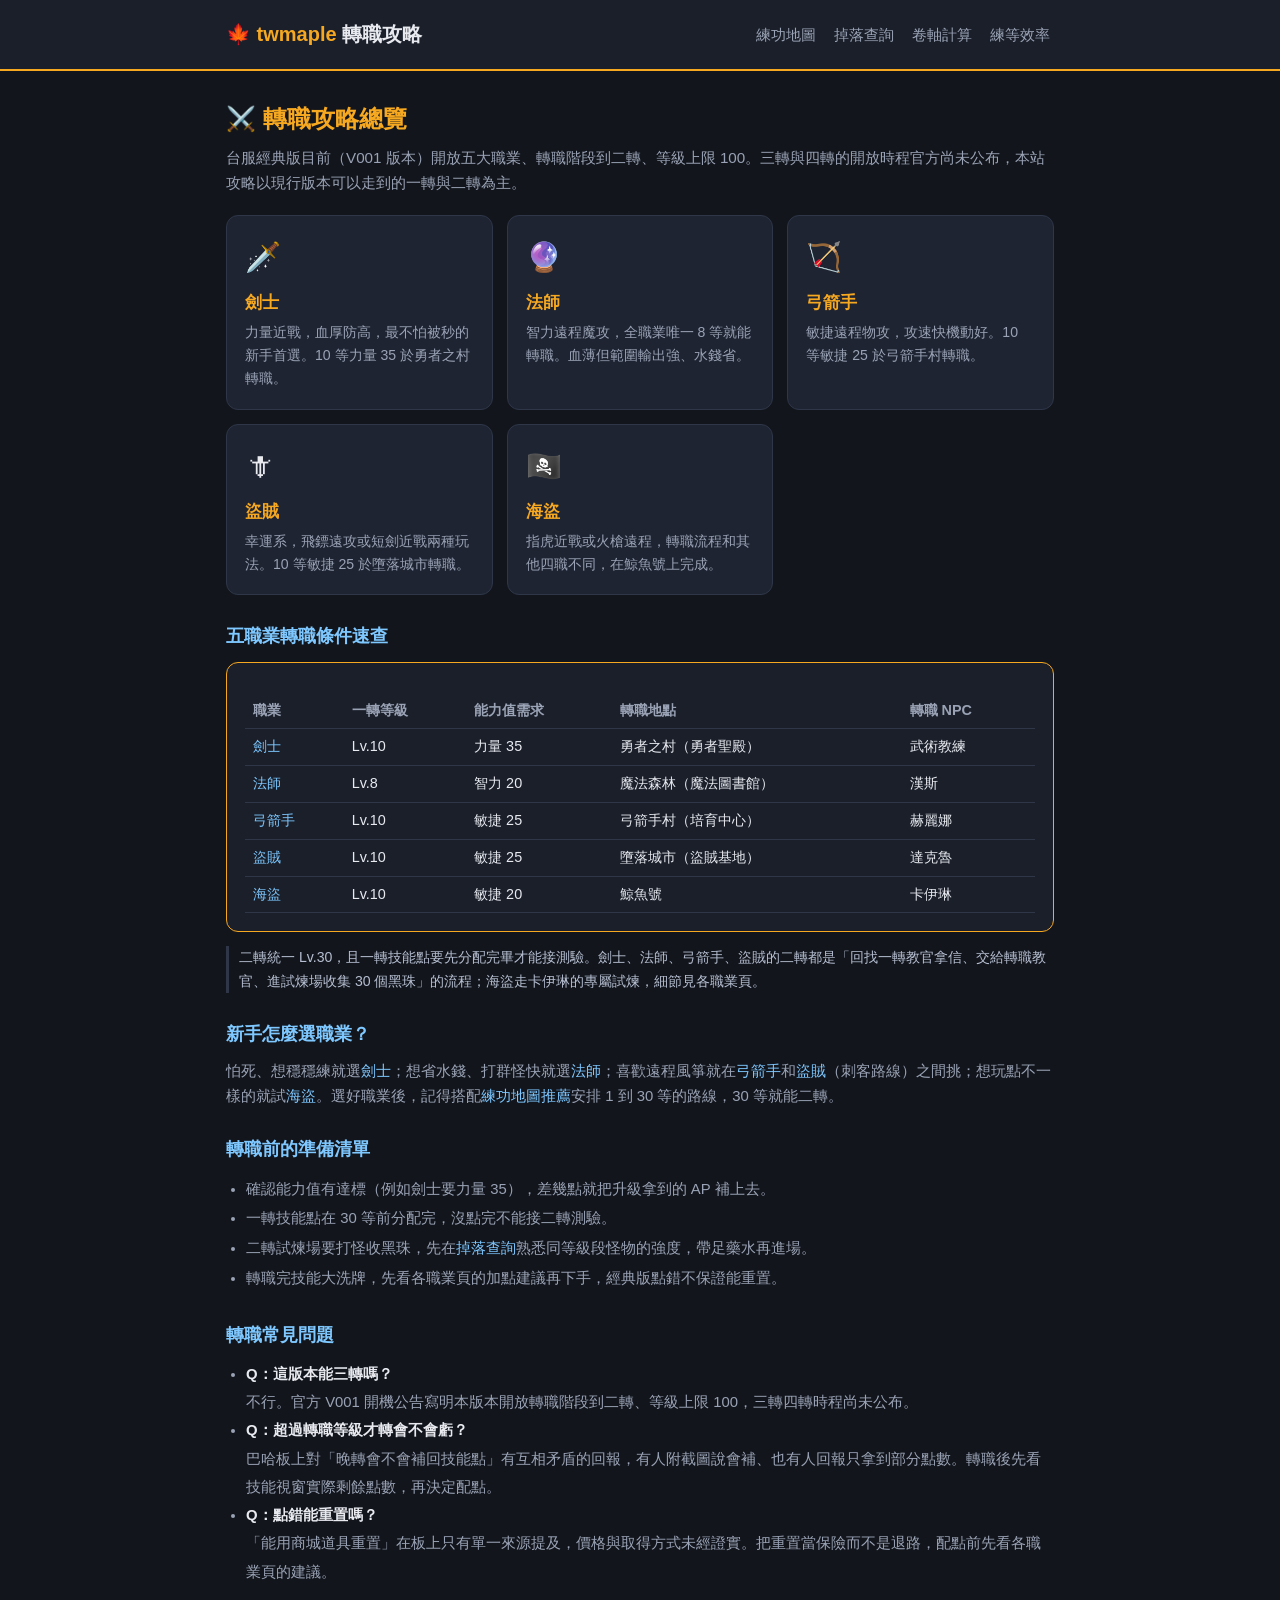
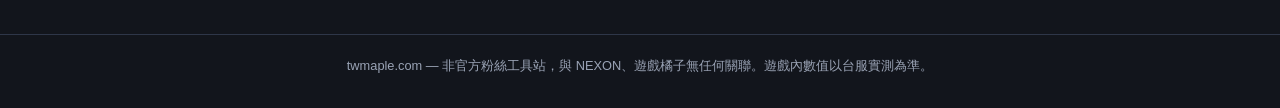
<file: jobs.html>
<!DOCTYPE html>
<html lang="zh-Hant">
<head>
<meta charset="UTF-8">
<meta name="viewport" content="width=device-width,initial-scale=1">
<title>楓之谷經典版轉職攻略總覽｜五大職業一轉二轉條件流程 twmaple</title>
<meta name="description" content="楓之谷經典版（台服）五大職業轉職攻略：劍士、法師、弓箭手、盜賊、海盜的一轉二轉條件、能力值需求、轉職教官位置與加點建議，新手選職業前先看這篇。">
<link rel="canonical" href="https://twmaple.com/jobs.html">
<link rel="stylesheet" href="style.css">
<style>.result td,.result th{white-space:normal;text-align:left}</style>
</head>
<body>
<header class="site"><div class="wrap">
  <div class="logo"><a href="index.html" style="color:var(--accent)">🍁 twmaple</a> <span>轉職攻略</span></div>
  <nav class="top"><a href="training.html">練功地圖</a><a href="drop.html">掉落查詢</a><a href="scroll.html">卷軸計算</a><a href="exp.html">練等效率</a></nav>
</div></header>
<main><div class="wrap">
  <h1>⚔️ 轉職攻略總覽</h1>
  <p class="sub">台服經典版目前（V001 版本）開放五大職業、轉職階段到二轉、等級上限 100。三轉與四轉的開放時程官方尚未公布，本站攻略以現行版本可以走到的一轉與二轉為主。</p>

  <div class="cards">
    <a class="card" href="jobs/warrior.html"><div class="ic">🗡️</div><h3>劍士</h3><p>力量近戰，血厚防高，最不怕被秒的新手首選。10 等力量 35 於勇者之村轉職。</p></a>
    <a class="card" href="jobs/magician.html"><div class="ic">🔮</div><h3>法師</h3><p>智力遠程魔攻，全職業唯一 8 等就能轉職。血薄但範圍輸出強、水錢省。</p></a>
    <a class="card" href="jobs/archer.html"><div class="ic">🏹</div><h3>弓箭手</h3><p>敏捷遠程物攻，攻速快機動好。10 等敏捷 25 於弓箭手村轉職。</p></a>
    <a class="card" href="jobs/thief.html"><div class="ic">🗡</div><h3>盜賊</h3><p>幸運系，飛鏢遠攻或短劍近戰兩種玩法。10 等敏捷 25 於墮落城市轉職。</p></a>
    <a class="card" href="jobs/pirate.html"><div class="ic">🏴‍☠️</div><h3>海盜</h3><p>指虎近戰或火槍遠程，轉職流程和其他四職不同，在鯨魚號上完成。</p></a>
  </div>

  <h2>五職業轉職條件速查</h2>
  <div class="result show" style="margin-top:10px">
  <table>
    <tr><th>職業</th><th>一轉等級</th><th>能力值需求</th><th>轉職地點</th><th>轉職 NPC</th></tr>
    <tr><td><a href="jobs/warrior.html">劍士</a></td><td>Lv.10</td><td>力量 35</td><td>勇者之村（勇者聖殿）</td><td>武術教練</td></tr>
    <tr><td><a href="jobs/magician.html">法師</a></td><td>Lv.8</td><td>智力 20</td><td>魔法森林（魔法圖書館）</td><td>漢斯</td></tr>
    <tr><td><a href="jobs/archer.html">弓箭手</a></td><td>Lv.10</td><td>敏捷 25</td><td>弓箭手村（培育中心）</td><td>赫麗娜</td></tr>
    <tr><td><a href="jobs/thief.html">盜賊</a></td><td>Lv.10</td><td>敏捷 25</td><td>墮落城市（盜賊基地）</td><td>達克魯</td></tr>
    <tr><td><a href="jobs/pirate.html">海盜</a></td><td>Lv.10</td><td>敏捷 20</td><td>鯨魚號</td><td>卡伊琳</td></tr>
  </table>
  </div>
  <p class="note">二轉統一 Lv.30，且一轉技能點要先分配完畢才能接測驗。劍士、法師、弓箭手、盜賊的二轉都是「回找一轉教官拿信、交給轉職教官、進試煉場收集 30 個黑珠」的流程；海盜走卡伊琳的專屬試煉，細節見各職業頁。</p>

  <h2>新手怎麼選職業？</h2>
  <p style="color:var(--muted);font-size:.93rem">怕死、想穩穩練就選<a href="jobs/warrior.html">劍士</a>；想省水錢、打群怪快就選<a href="jobs/magician.html">法師</a>；喜歡遠程風箏就在<a href="jobs/archer.html">弓箭手</a>和<a href="jobs/thief.html">盜賊</a>（刺客路線）之間挑；想玩點不一樣的就試<a href="jobs/pirate.html">海盜</a>。選好職業後，記得搭配<a href="training.html">練功地圖推薦</a>安排 1 到 30 等的路線，30 等就能二轉。</p>

  <h2>轉職前的準備清單</h2>
  <ul style="color:var(--muted);font-size:.93rem;padding-left:20px;line-height:2">
    <li>確認能力值有達標（例如劍士要力量 35），差幾點就把升級拿到的 AP 補上去。</li>
    <li>一轉技能點在 30 等前分配完，沒點完不能接二轉測驗。</li>
    <li>二轉試煉場要打怪收黑珠，先在<a href="drop.html">掉落查詢</a>熟悉同等級段怪物的強度，帶足藥水再進場。</li>
    <li>轉職完技能大洗牌，先看各職業頁的加點建議再下手，經典版點錯不保證能重置。</li>
  </ul>

  <h2>轉職常見問題</h2>
  <ul style="padding-left:20px;line-height:1.9;color:var(--muted);font-size:.93rem">
    <li><b style="color:var(--text)">Q：這版本能三轉嗎？</b><br>不行。官方 V001 開機公告寫明本版本開放轉職階段到二轉、等級上限 100，三轉四轉時程尚未公布。</li>
    <li><b style="color:var(--text)">Q：超過轉職等級才轉會不會虧？</b><br>巴哈板上對「晚轉會不會補回技能點」有互相矛盾的回報，有人附截圖說會補、也有人回報只拿到部分點數。轉職後先看技能視窗實際剩餘點數，再決定配點。</li>
    <li><b style="color:var(--text)">Q：點錯能重置嗎？</b><br>「能用商城道具重置」在板上只有單一來源提及，價格與取得方式未經證實。把重置當保險而不是退路，配點前先看各職業頁的建議。</li>
  </ul>
</div></main>
<footer><div class="wrap"><p>twmaple.com — 非官方粉絲工具站，與 NEXON、遊戲橘子無任何關聯。遊戲內數值以台服實測為準。</p></div></footer>
</body>
</html>
</file>
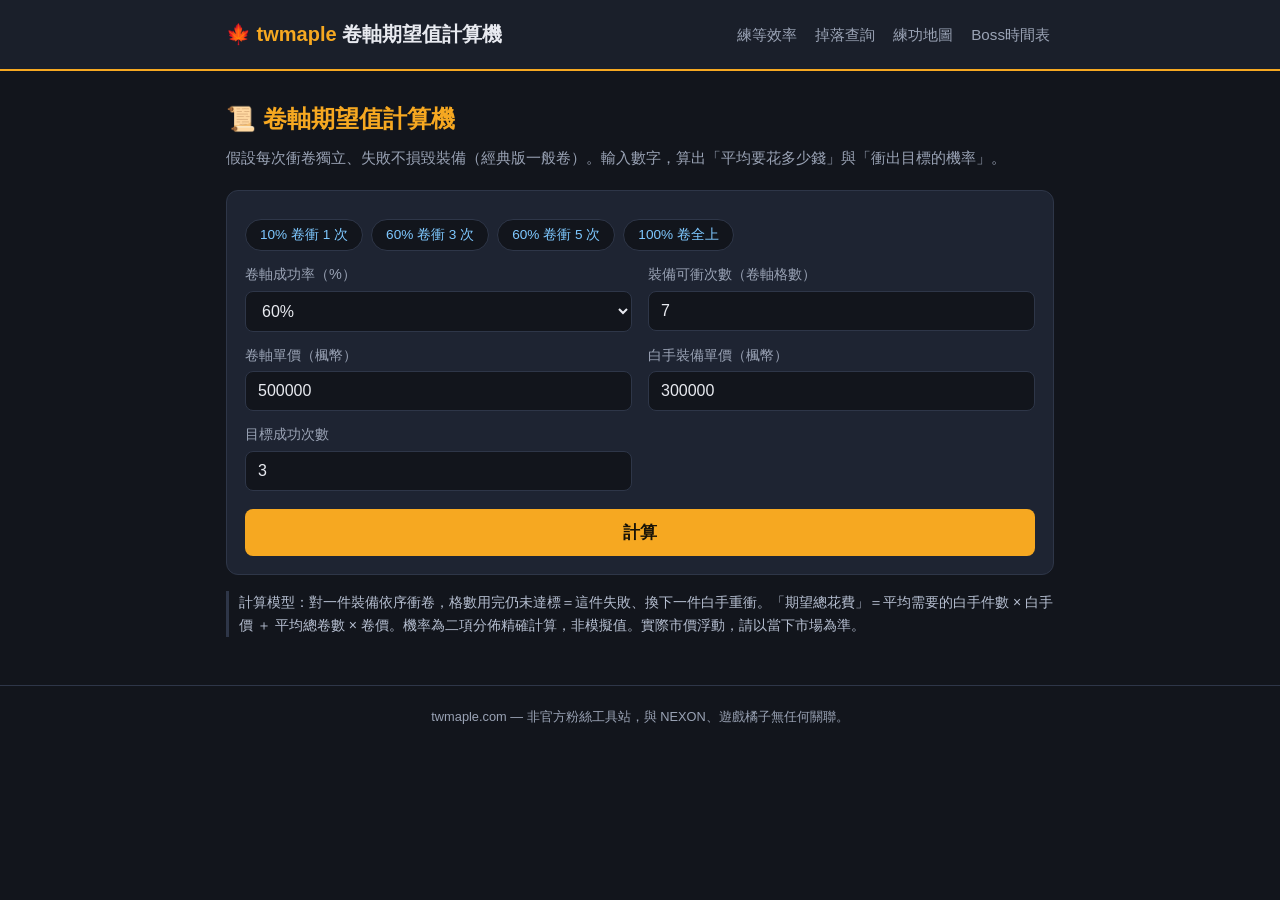
<file: scroll.html>
<!DOCTYPE html>
<html lang="zh-Hant">
<head>
<meta charset="UTF-8">
<meta name="viewport" content="width=device-width,initial-scale=1">
<title>楓之谷經典版 卷軸期望值計算機｜10% 60% 卷該衝嗎？twmaple</title>
<meta name="description" content="楓之谷經典版卷軸期望值計算機：輸入卷軸成功率、卷軸單價、白手裝備價與目標成功次數，計算期望總花費與成功機率分佈，衝卷前先算再買。">
<link rel="canonical" href="https://twmaple.com/scroll.html">
<link rel="stylesheet" href="style.css">
</head>
<body>
<header class="site"><div class="wrap">
  <div class="logo"><a href="index.html" style="color:var(--accent)">🍁 twmaple</a> <span>卷軸期望值計算機</span></div>
  <nav class="top"><a href="exp.html">練等效率</a><a href="drop.html">掉落查詢</a><a href="training.html">練功地圖</a><a href="boss.html">Boss時間表</a></nav>
</div></header>
<main><div class="wrap">
  <h1>📜 卷軸期望值計算機</h1>
  <p class="sub">假設每次衝卷獨立、失敗不損毀裝備（經典版一般卷）。輸入數字，算出「平均要花多少錢」與「衝出目標的機率」。</p>

  <div class="panel">
    <div class="presets">
      <button onclick="preset(10,1)">10% 卷衝 1 次</button>
      <button onclick="preset(60,3)">60% 卷衝 3 次</button>
      <button onclick="preset(60,5)">60% 卷衝 5 次</button>
      <button onclick="preset(100,7)">100% 卷全上</button>
    </div>
    <div class="grid2">
      <div><label>卷軸成功率（%）</label>
        <select id="rate"><option value="10">10%</option><option value="60" selected>60%</option><option value="100">100%</option><option value="30">30%（特殊）</option><option value="70">70%（特殊）</option></select></div>
      <div><label>裝備可衝次數（卷軸格數）</label><input id="slots" type="number" value="7" min="1" max="15"></div>
      <div><label>卷軸單價（楓幣）</label><input id="scrollPrice" type="number" value="500000" min="0"></div>
      <div><label>白手裝備單價（楓幣）</label><input id="basePrice" type="number" value="300000" min="0"></div>
      <div><label>目標成功次數</label><input id="target" type="number" value="3" min="1" max="15"></div>
    </div>
    <button class="go" onclick="calc()">計算</button>
  </div>

  <div class="result" id="res"></div>

  <p class="note">計算模型：對一件裝備依序衝卷，格數用完仍未達標＝這件失敗、換下一件白手重衝。「期望總花費」＝平均需要的白手件數 × 白手價 ＋ 平均總卷數 × 卷價。機率為二項分佈精確計算，非模擬值。實際市價浮動，請以當下市場為準。</p>
</div></main>
<footer><div class="wrap"><p>twmaple.com — 非官方粉絲工具站，與 NEXON、遊戲橘子無任何關聯。</p></div></footer>
<script>
function preset(r,t){document.getElementById('rate').value=r;document.getElementById('target').value=t;calc();}
function C(n,k){let r=1;for(let i=0;i<k;i++)r=r*(n-i)/(i+1);return r;}
function fmt(x){return Math.round(x).toLocaleString('zh-TW');}
function calc(){
  const p=+document.getElementById('rate').value/100;
  const n=+document.getElementById('slots').value;
  const cs=+document.getElementById('scrollPrice').value;
  const cb=+document.getElementById('basePrice').value;
  const t=+document.getElementById('target').value;
  const el=document.getElementById('res');
  if(t>n){el.className='result show';el.innerHTML='<span class="bad">目標成功次數不能大於卷軸格數。</span>';return;}
  // 單件成功機率：n 次中成功 >= t 次
  let pSucc=0, dist=[];
  for(let k=0;k<=n;k++){const pk=C(n,k)*Math.pow(p,k)*Math.pow(1-p,n-k);dist.push(pk);if(k>=t)pSucc+=pk;}
  if(p>=1){pSucc=1;}
  // 期望件數（幾何分佈）
  const eItems=pSucc>0?1/pSucc:Infinity;
  // 單件期望用卷數：達標即停（成功 t 次就停）或格滿
  // 逐步模擬狀態機求精確期望卷數（衝到 t 成功或 n 次用完就停）
  let eScrollsPerItem=0;
  (function(){ // E[卷數] via DP over (attempt, successes)
    let states={'0':1};let total=0; // successes -> prob, at attempt i
    for(let i=0;i<n;i++){
      const next={};
      for(const s in states){
        const sc=+s, pr=states[s];
        if(sc>=t){continue;} // 已停
        total+=pr; // 這次會再衝一張
        const s1=sc+1;
        next[s1]=(next[s1]||0)+pr*p;
        next[sc]=(next[sc]||0)+pr*(1-p);
      }
      // 保留已達標的機率（停止）
      for(const s in states){if(+s>=t)next[s]=(next[s]||0)+states[s];}
      states=next;
    }
    eScrollsPerItem=total;
  })();
  const eCost=eItems===Infinity?Infinity:eItems*cb+eItems*eScrollsPerItem*cs;
  let rows='';
  for(let k=0;k<=n;k++){const pct=(dist[k]*100);rows+=`<tr><td>成功 ${k} 次</td><td>${pct<0.01&&pct>0?'<0.01':pct.toFixed(2)}%</td><td>${k>=t?'<span class="ok">達標</span>':'<span class="bad">未達標</span>'}</td></tr>`;}
  el.className='result show';
  el.innerHTML=`
    <div>單件達標機率（≥${t} 成功）：<span class="big">${(pSucc*100).toFixed(2)}%</span></div>
    <table>
      <tr><th>指標</th><th>期望值</th><th></th></tr>
      <tr><td>平均需要白手件數</td><td>${eItems===Infinity?'∞':eItems.toFixed(2)} 件</td><td></td></tr>
      <tr><td>平均每件用卷數</td><td>${eScrollsPerItem.toFixed(2)} 張</td><td></td></tr>
      <tr><td>平均總卷數</td><td>${eItems===Infinity?'∞':(eItems*eScrollsPerItem).toFixed(2)} 張</td><td></td></tr>
      <tr><td><b>期望總花費</b></td><td colspan="2"><b class="ok">${eCost===Infinity?'∞':fmt(eCost)+' 楓幣'}</b></td></tr>
    </table>
    <table><tr><th>單件結果分佈（衝滿 ${n} 格）</th><th>機率</th><th>判定</th></tr>${rows}</table>`;
}
</script>
</body>
</html>
</file>
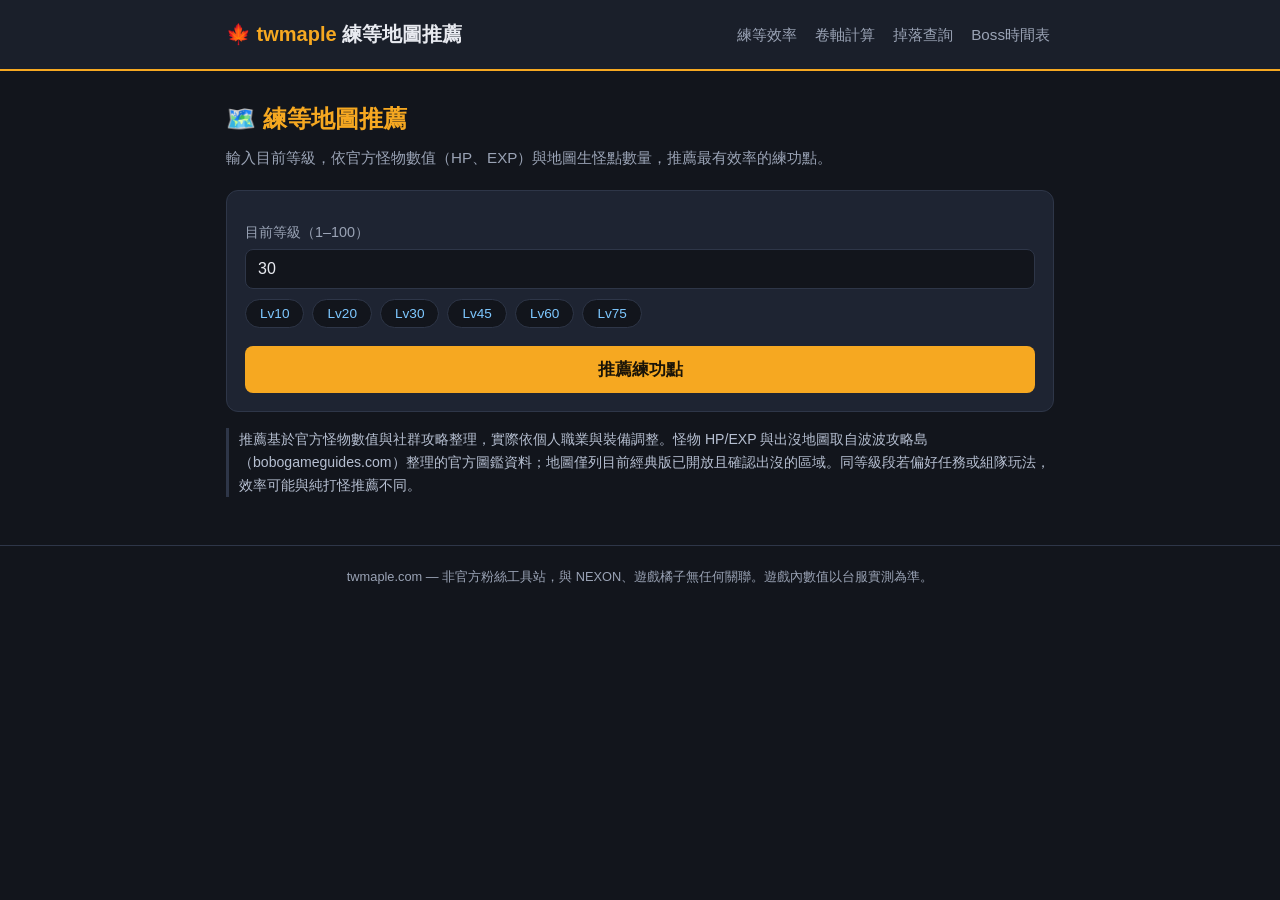
<file: training.html>
<!DOCTYPE html>
<html lang="zh-Hant">
<head>
<meta charset="UTF-8">
<meta name="viewport" content="width=device-width,initial-scale=1">
<title>楓之谷經典版練等地圖推薦｜1-100等練功點查詢 twmaple</title>
<meta name="description" content="楓之谷經典版練功地圖推薦：輸入目前等級，依官方怪物 HP/EXP 與地圖生怪點數量，自動推薦 3-5 個適合的練功點，附主要怪物數值與特色說明。">
<link rel="canonical" href="https://twmaple.com/training.html">
<link rel="stylesheet" href="style.css">
</head>
<body>
<header class="site"><div class="wrap">
  <div class="logo"><a href="index.html" style="color:var(--accent)">🍁 twmaple</a> <span>練等地圖推薦</span></div>
  <nav class="top"><a href="exp.html">練等效率</a><a href="scroll.html">卷軸計算</a><a href="drop.html">掉落查詢</a><a href="boss.html">Boss時間表</a></nav>
</div></header>
<main><div class="wrap">
  <h1>🗺️ 練等地圖推薦</h1>
  <p class="sub">輸入目前等級，依官方怪物數值（HP、EXP）與地圖生怪點數量，推薦最有效率的練功點。</p>

  <div class="panel">
    <label>目前等級（1–100）</label>
    <input id="lv" type="number" value="30" min="1" max="100">
    <div class="presets">
      <button onclick="setLv(10)">Lv10</button>
      <button onclick="setLv(20)">Lv20</button>
      <button onclick="setLv(30)">Lv30</button>
      <button onclick="setLv(45)">Lv45</button>
      <button onclick="setLv(60)">Lv60</button>
      <button onclick="setLv(75)">Lv75</button>
    </div>
    <button class="go" onclick="calc()">推薦練功點</button>
  </div>

  <div class="result" id="res"></div>

  <p class="note">推薦基於官方怪物數值與社群攻略整理，實際依個人職業與裝備調整。怪物 HP/EXP 與出沒地圖取自波波攻略島（bobogameguides.com）整理的官方圖鑑資料；地圖僅列目前經典版已開放且確認出沒的區域。同等級段若偏好任務或組隊玩法，效率可能與純打怪推薦不同。</p>
</div></main>
<footer><div class="wrap"><p>twmaple.com — 非官方粉絲工具站，與 NEXON、遊戲橘子無任何關聯。遊戲內數值以台服實測為準。</p></div></footer>
<script>
let MOBS=null;
fetch('data/training_mobs.json').then(r=>r.json()).then(d=>{MOBS=d;});
function setLv(v){document.getElementById('lv').value=v;calc();}
function esc(s){return s.replace(/&/g,'&amp;').replace(/</g,'&lt;').replace(/>/g,'&gt;');}
function tag(mob,map,diff,eff){
  const t=[];
  if(map.c>=35)t.push('怪超密集刷新快');
  else if(map.c>=18)t.push('怪點多場地穩');
  if(eff>=0.09)t.push('單隻經驗效率高');
  if(diff<=-3)t.push('打起來輕鬆省藥');
  else if(diff>=3)t.push('稍硬但經驗甜');
  if(!t.length)t.push('等級對口穩定練');
  return t.slice(0,2).join('，');
}
function calc(){
  const box=document.getElementById('res');
  if(!MOBS){box.className='result show';box.innerHTML='資料載入中，請再按一次';return;}
  const L=Math.max(1,Math.min(100,parseInt(document.getElementById('lv').value)||1));
  const cands=[];
  for(const m of MOBS){
    if(m.boss||!m.exp||!m.hp||!m.maps.length)continue;
    const diff=m.lv-L;
    if(diff<-9||diff>6)continue;
    const eff=m.exp/m.hp;
    const w=Math.exp(-Math.pow(diff+1,2)/22);
    for(const mp of m.maps.slice(0,3)){
      let score=eff*w*(1+Math.log(1+mp.c)/3);
      if(mp.c<6)score*=mp.c/6;
      cands.push({m,mp,diff,eff,score});
    }
  }
  cands.sort((a,b)=>b.score-a.score);
  const seen=new Set(),mobCnt={},picks=[];
  for(const c of cands){
    if(seen.has(c.mp.m))continue;
    if((mobCnt[c.m.n]||0)>=2)continue;
    seen.add(c.mp.m);mobCnt[c.m.n]=(mobCnt[c.m.n]||0)+1;picks.push(c);
    if(picks.length>=5)break;
  }
  box.className='result show';
  if(!picks.length){box.innerHTML='<p>這個等級目前資料庫沒有已開放地圖的合適怪，建議改用任務練或到 <a href="exp.html">練等效率計算機</a> 手動評估。</p>';return;}
  let h='<div class="big">Lv '+L+' 推薦練功點</div>';
  h+='<table><tr><th>地圖</th><th>主要怪</th><th>怪等</th><th>HP</th><th>EXP</th><th>適合等級</th></tr>';
  const notes=[];
  picks.forEach((c,i)=>{
    const lo=Math.max(1,c.m.lv-5),hi=c.m.lv+7;
    h+='<tr><td>'+esc(c.mp.m)+'<br><span style="color:var(--muted);font-size:.8rem">'+esc(c.mp.r)+'・生怪點 '+c.mp.c+' 個</span></td><td>'+esc(c.m.n)+'</td><td>'+c.m.lv+'</td><td>'+c.m.hp.toLocaleString()+'</td><td>'+c.m.exp.toLocaleString()+'</td><td>Lv '+lo+'–'+hi+'</td></tr>';
    notes.push('<b>'+(i+1)+'. '+esc(c.mp.m)+'</b>：'+tag(c.m,c.mp,c.diff,c.eff));
  });
  h+='</table><p style="margin-top:12px;font-size:.9rem;color:#b6bfd1">'+notes.join('<br>')+'</p>';
  box.innerHTML=h;
}
</script>
</body>
</html>
</file>
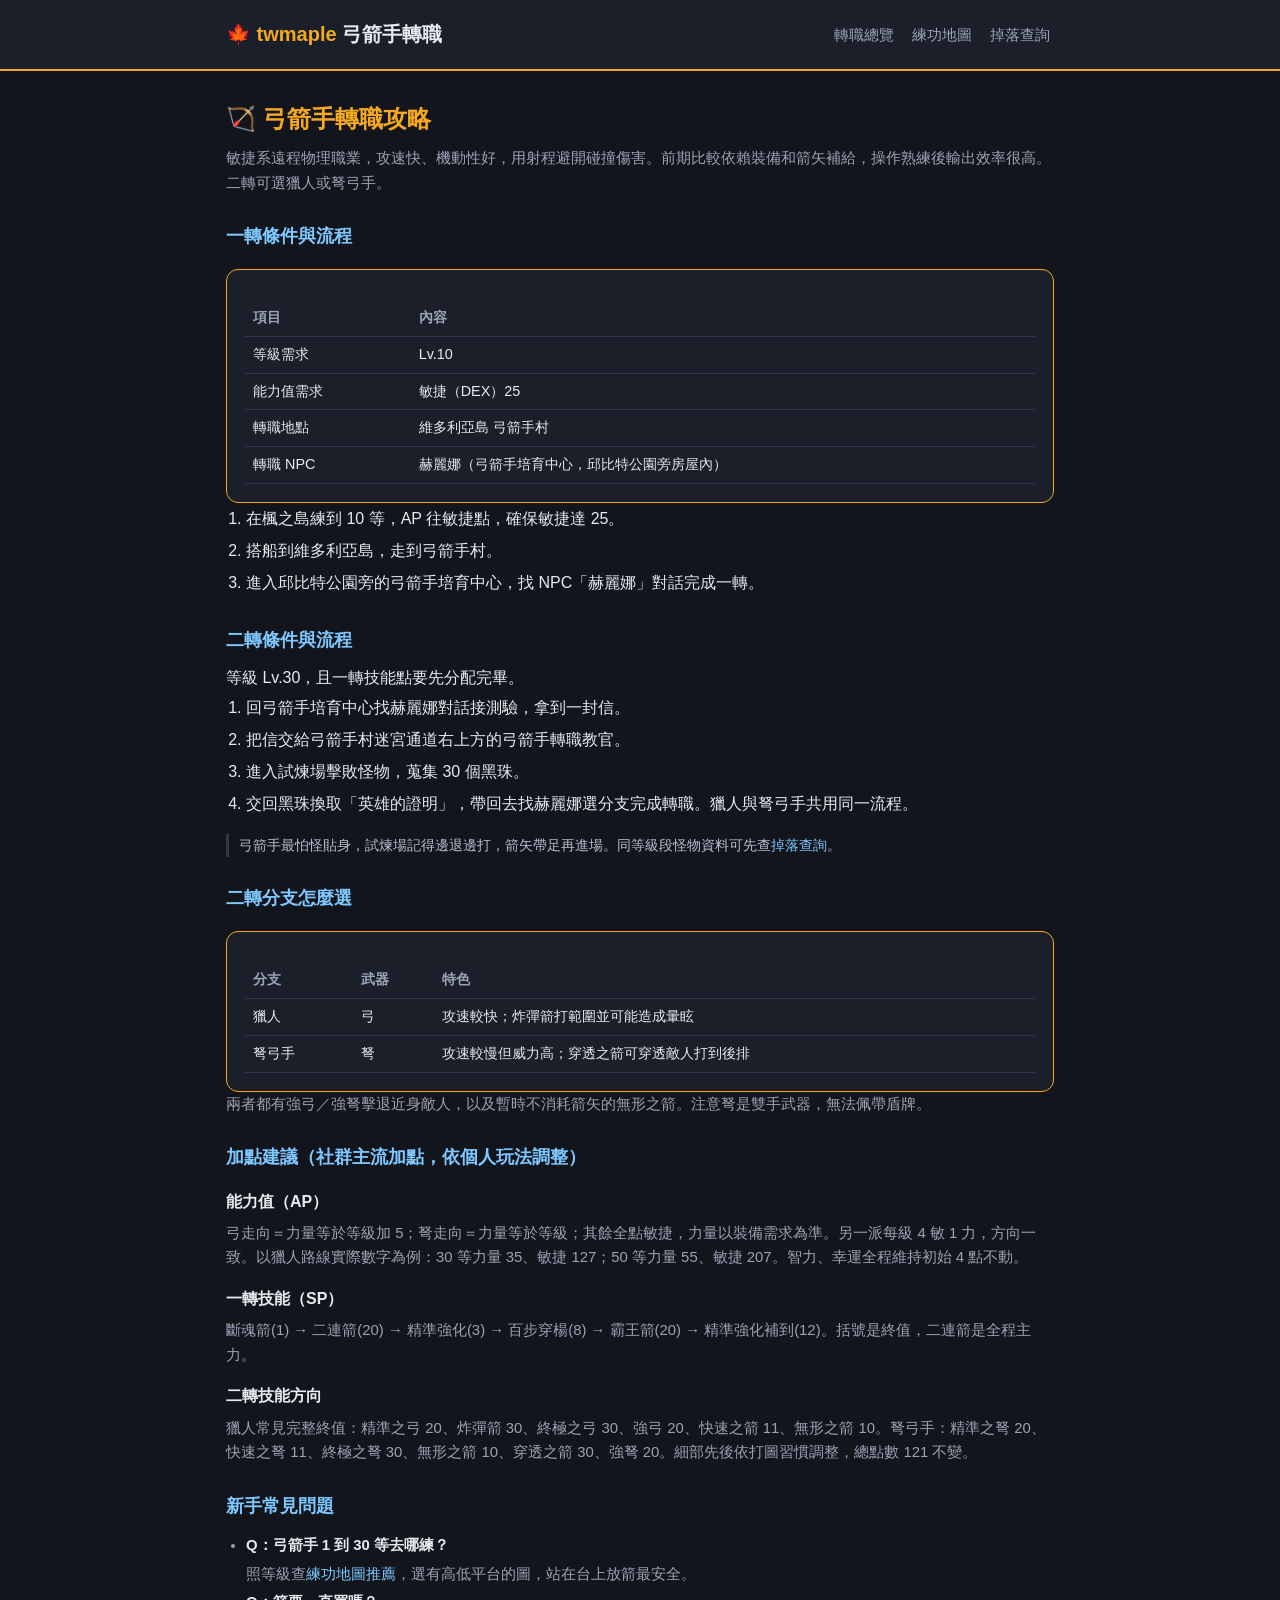
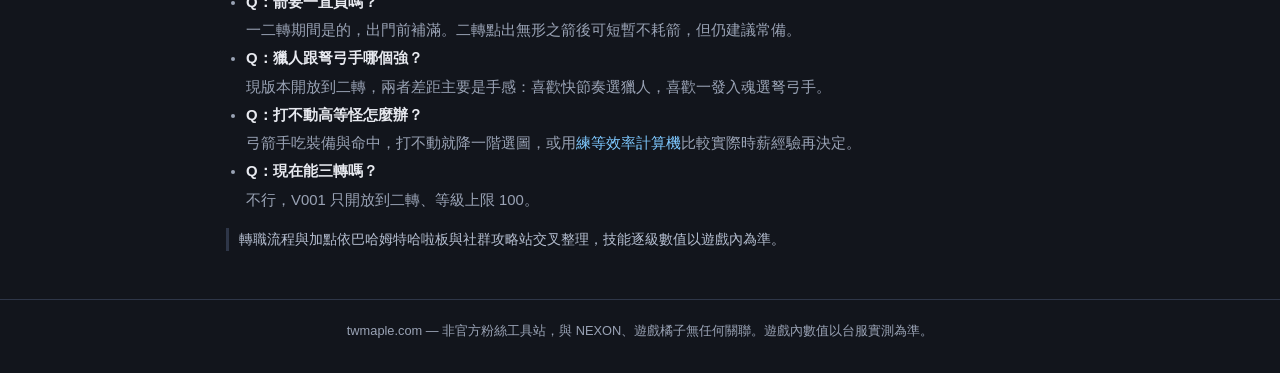
<file: jobs/archer.html>
<!DOCTYPE html>
<html lang="zh-Hant">
<head>
<meta charset="UTF-8">
<meta name="viewport" content="width=device-width,initial-scale=1">
<title>楓之谷經典版弓箭手轉職攻略｜一轉二轉條件流程與加點 twmaple</title>
<meta name="description" content="楓之谷經典版弓箭手轉職攻略：10 等敏捷 25 找弓箭手村赫麗娜一轉，30 等收 30 個黑珠二轉。獵人與弩弓手分支比較、社群主流 AP 與 SP 加點整理。">
<link rel="canonical" href="https://twmaple.com/jobs/archer.html">
<link rel="stylesheet" href="../style.css">
<style>.result td,.result th{white-space:normal;text-align:left}</style>
</head>
<body>
<header class="site"><div class="wrap">
  <div class="logo"><a href="../index.html" style="color:var(--accent)">🍁 twmaple</a> <span>弓箭手轉職</span></div>
  <nav class="top"><a href="../jobs.html">轉職總覽</a><a href="../training.html">練功地圖</a><a href="../drop.html">掉落查詢</a></nav>
</div></header>
<main><div class="wrap">
  <h1>🏹 弓箭手轉職攻略</h1>
  <p class="sub">敏捷系遠程物理職業，攻速快、機動性好，用射程避開碰撞傷害。前期比較依賴裝備和箭矢補給，操作熟練後輸出效率很高。二轉可選獵人或弩弓手。</p>

  <h2>一轉條件與流程</h2>
  <div class="result show">
  <table>
    <tr><th>項目</th><th>內容</th></tr>
    <tr><td>等級需求</td><td>Lv.10</td></tr>
    <tr><td>能力值需求</td><td>敏捷（DEX）25</td></tr>
    <tr><td>轉職地點</td><td>維多利亞島 弓箭手村</td></tr>
    <tr><td>轉職 NPC</td><td>赫麗娜（弓箭手培育中心，邱比特公園旁房屋內）</td></tr>
  </table>
  </div>
  <ol style="padding-left:20px;line-height:2">
    <li>在楓之島練到 10 等，AP 往敏捷點，確保敏捷達 25。</li>
    <li>搭船到維多利亞島，走到弓箭手村。</li>
    <li>進入邱比特公園旁的弓箭手培育中心，找 NPC「赫麗娜」對話完成一轉。</li>
  </ol>

  <h2>二轉條件與流程</h2>
  <p>等級 Lv.30，且一轉技能點要先分配完畢。</p>
  <ol style="padding-left:20px;line-height:2">
    <li>回弓箭手培育中心找赫麗娜對話接測驗，拿到一封信。</li>
    <li>把信交給弓箭手村迷宮通道右上方的弓箭手轉職教官。</li>
    <li>進入試煉場擊敗怪物，蒐集 30 個黑珠。</li>
    <li>交回黑珠換取「英雄的證明」，帶回去找赫麗娜選分支完成轉職。獵人與弩弓手共用同一流程。</li>
  </ol>
  <p class="note">弓箭手最怕怪貼身，試煉場記得邊退邊打，箭矢帶足再進場。同等級段怪物資料可先查<a href="../drop.html">掉落查詢</a>。</p>

  <h2>二轉分支怎麼選</h2>
  <div class="result show">
  <table>
    <tr><th>分支</th><th>武器</th><th>特色</th></tr>
    <tr><td>獵人</td><td>弓</td><td>攻速較快；炸彈箭打範圍並可能造成暈眩</td></tr>
    <tr><td>弩弓手</td><td>弩</td><td>攻速較慢但威力高；穿透之箭可穿透敵人打到後排</td></tr>
  </table>
  </div>
  <p style="color:var(--muted);font-size:.93rem">兩者都有強弓／強弩擊退近身敵人，以及暫時不消耗箭矢的無形之箭。注意弩是雙手武器，無法佩帶盾牌。</p>

  <h2>加點建議（社群主流加點，依個人玩法調整）</h2>
  <h3 style="font-size:1rem;margin:16px 0 6px">能力值（AP）</h3>
  <p style="color:var(--muted);font-size:.93rem">弓走向＝力量等於等級加 5；弩走向＝力量等於等級；其餘全點敏捷，力量以裝備需求為準。另一派每級 4 敏 1 力，方向一致。以獵人路線實際數字為例：30 等力量 35、敏捷 127；50 等力量 55、敏捷 207。智力、幸運全程維持初始 4 點不動。</p>
  <h3 style="font-size:1rem;margin:16px 0 6px">一轉技能（SP）</h3>
  <p style="color:var(--muted);font-size:.93rem">斷魂箭(1) → 二連箭(20) → 精準強化(3) → 百步穿楊(8) → 霸王箭(20) → 精準強化補到(12)。括號是終值，二連箭是全程主力。</p>
  <h3 style="font-size:1rem;margin:16px 0 6px">二轉技能方向</h3>
  <p style="color:var(--muted);font-size:.93rem">獵人常見完整終值：精準之弓 20、炸彈箭 30、終極之弓 30、強弓 20、快速之箭 11、無形之箭 10。弩弓手：精準之弩 20、快速之弩 11、終極之弩 30、無形之箭 10、穿透之箭 30、強弩 20。細部先後依打圖習慣調整，總點數 121 不變。</p>

  <h2>新手常見問題</h2>
  <ul style="padding-left:20px;line-height:1.9;color:var(--muted);font-size:.93rem">
    <li><b style="color:var(--text)">Q：弓箭手 1 到 30 等去哪練？</b><br>照等級查<a href="../training.html">練功地圖推薦</a>，選有高低平台的圖，站在台上放箭最安全。</li>
    <li><b style="color:var(--text)">Q：箭要一直買嗎？</b><br>一二轉期間是的，出門前補滿。二轉點出無形之箭後可短暫不耗箭，但仍建議常備。</li>
    <li><b style="color:var(--text)">Q：獵人跟弩弓手哪個強？</b><br>現版本開放到二轉，兩者差距主要是手感：喜歡快節奏選獵人，喜歡一發入魂選弩弓手。</li>
    <li><b style="color:var(--text)">Q：打不動高等怪怎麼辦？</b><br>弓箭手吃裝備與命中，打不動就降一階選圖，或用<a href="../exp.html">練等效率計算機</a>比較實際時薪經驗再決定。</li>
    <li><b style="color:var(--text)">Q：現在能三轉嗎？</b><br>不行，V001 只開放到二轉、等級上限 100。</li>
  </ul>
  <p class="note">轉職流程與加點依巴哈姆特哈啦板與社群攻略站交叉整理，技能逐級數值以遊戲內為準。</p>
</div></main>
<footer><div class="wrap"><p>twmaple.com — 非官方粉絲工具站，與 NEXON、遊戲橘子無任何關聯。遊戲內數值以台服實測為準。</p></div></footer>
</body>
</html>
</file>
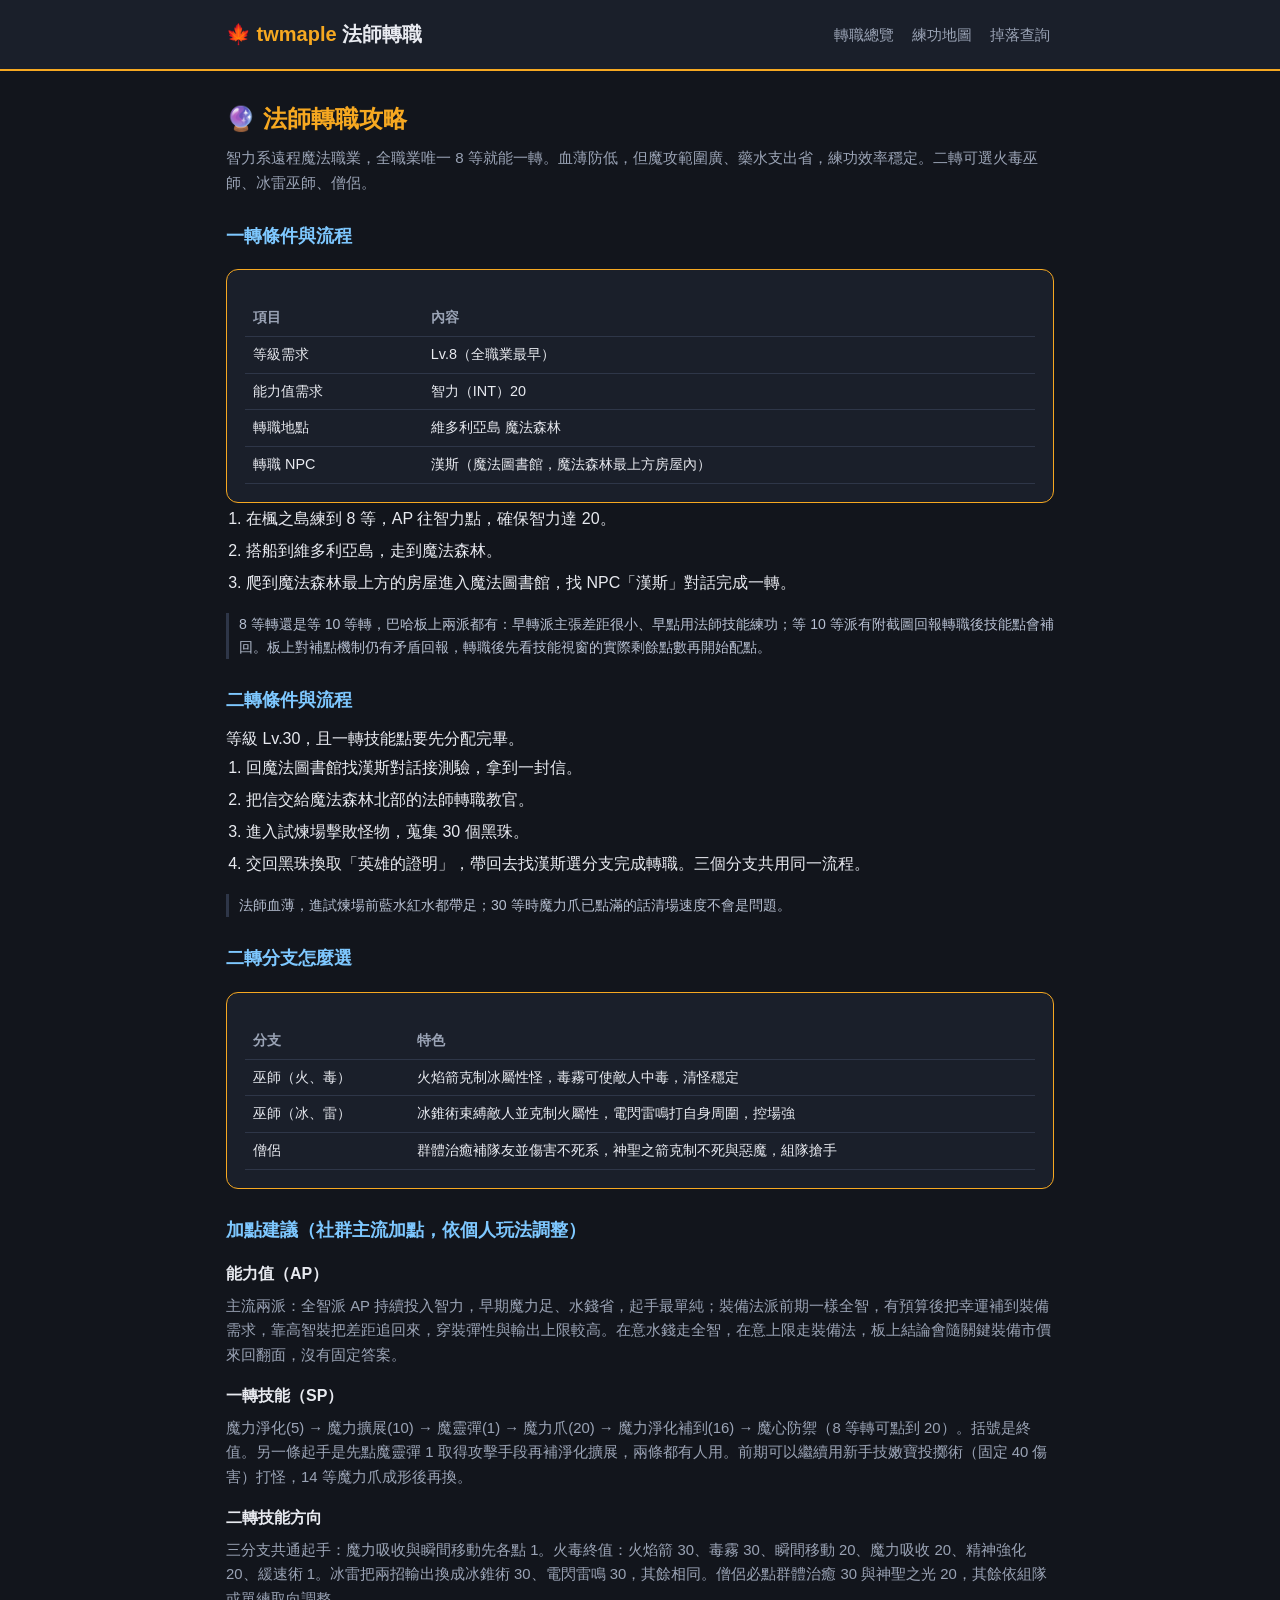
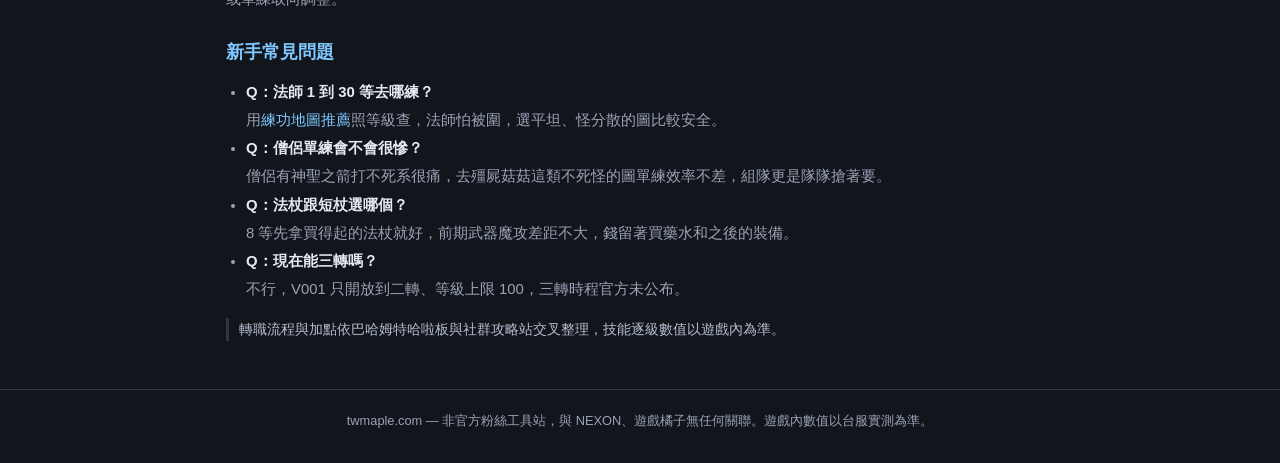
<file: jobs/magician.html>
<!DOCTYPE html>
<html lang="zh-Hant">
<head>
<meta charset="UTF-8">
<meta name="viewport" content="width=device-width,initial-scale=1">
<title>楓之谷經典版法師轉職攻略｜8等一轉、二轉條件流程與加點 twmaple</title>
<meta name="description" content="楓之谷經典版法師轉職攻略：全職業唯一 8 等就能轉職，找魔法森林漢斯一轉，30 等收 30 個黑珠二轉。火毒、冰雷、僧侶分支比較與全智加點整理。">
<link rel="canonical" href="https://twmaple.com/jobs/magician.html">
<link rel="stylesheet" href="../style.css">
<style>.result td,.result th{white-space:normal;text-align:left}</style>
</head>
<body>
<header class="site"><div class="wrap">
  <div class="logo"><a href="../index.html" style="color:var(--accent)">🍁 twmaple</a> <span>法師轉職</span></div>
  <nav class="top"><a href="../jobs.html">轉職總覽</a><a href="../training.html">練功地圖</a><a href="../drop.html">掉落查詢</a></nav>
</div></header>
<main><div class="wrap">
  <h1>🔮 法師轉職攻略</h1>
  <p class="sub">智力系遠程魔法職業，全職業唯一 8 等就能一轉。血薄防低，但魔攻範圍廣、藥水支出省，練功效率穩定。二轉可選火毒巫師、冰雷巫師、僧侶。</p>

  <h2>一轉條件與流程</h2>
  <div class="result show">
  <table>
    <tr><th>項目</th><th>內容</th></tr>
    <tr><td>等級需求</td><td>Lv.8（全職業最早）</td></tr>
    <tr><td>能力值需求</td><td>智力（INT）20</td></tr>
    <tr><td>轉職地點</td><td>維多利亞島 魔法森林</td></tr>
    <tr><td>轉職 NPC</td><td>漢斯（魔法圖書館，魔法森林最上方房屋內）</td></tr>
  </table>
  </div>
  <ol style="padding-left:20px;line-height:2">
    <li>在楓之島練到 8 等，AP 往智力點，確保智力達 20。</li>
    <li>搭船到維多利亞島，走到魔法森林。</li>
    <li>爬到魔法森林最上方的房屋進入魔法圖書館，找 NPC「漢斯」對話完成一轉。</li>
  </ol>
  <p class="note">8 等轉還是等 10 等轉，巴哈板上兩派都有：早轉派主張差距很小、早點用法師技能練功；等 10 等派有附截圖回報轉職後技能點會補回。板上對補點機制仍有矛盾回報，轉職後先看技能視窗的實際剩餘點數再開始配點。</p>

  <h2>二轉條件與流程</h2>
  <p>等級 Lv.30，且一轉技能點要先分配完畢。</p>
  <ol style="padding-left:20px;line-height:2">
    <li>回魔法圖書館找漢斯對話接測驗，拿到一封信。</li>
    <li>把信交給魔法森林北部的法師轉職教官。</li>
    <li>進入試煉場擊敗怪物，蒐集 30 個黑珠。</li>
    <li>交回黑珠換取「英雄的證明」，帶回去找漢斯選分支完成轉職。三個分支共用同一流程。</li>
  </ol>
  <p class="note">法師血薄，進試煉場前藍水紅水都帶足；30 等時魔力爪已點滿的話清場速度不會是問題。</p>

  <h2>二轉分支怎麼選</h2>
  <div class="result show">
  <table>
    <tr><th>分支</th><th>特色</th></tr>
    <tr><td>巫師（火、毒）</td><td>火焰箭克制冰屬性怪，毒霧可使敵人中毒，清怪穩定</td></tr>
    <tr><td>巫師（冰、雷）</td><td>冰錐術束縛敵人並克制火屬性，電閃雷鳴打自身周圍，控場強</td></tr>
    <tr><td>僧侶</td><td>群體治癒補隊友並傷害不死系，神聖之箭克制不死與惡魔，組隊搶手</td></tr>
  </table>
  </div>

  <h2>加點建議（社群主流加點，依個人玩法調整）</h2>
  <h3 style="font-size:1rem;margin:16px 0 6px">能力值（AP）</h3>
  <p style="color:var(--muted);font-size:.93rem">主流兩派：全智派 AP 持續投入智力，早期魔力足、水錢省，起手最單純；裝備法派前期一樣全智，有預算後把幸運補到裝備需求，靠高智裝把差距追回來，穿裝彈性與輸出上限較高。在意水錢走全智，在意上限走裝備法，板上結論會隨關鍵裝備市價來回翻面，沒有固定答案。</p>
  <h3 style="font-size:1rem;margin:16px 0 6px">一轉技能（SP）</h3>
  <p style="color:var(--muted);font-size:.93rem">魔力淨化(5) → 魔力擴展(10) → 魔靈彈(1) → 魔力爪(20) → 魔力淨化補到(16) → 魔心防禦（8 等轉可點到 20）。括號是終值。另一條起手是先點魔靈彈 1 取得攻擊手段再補淨化擴展，兩條都有人用。前期可以繼續用新手技嫩寶投擲術（固定 40 傷害）打怪，14 等魔力爪成形後再換。</p>
  <h3 style="font-size:1rem;margin:16px 0 6px">二轉技能方向</h3>
  <p style="color:var(--muted);font-size:.93rem">三分支共通起手：魔力吸收與瞬間移動先各點 1。火毒終值：火焰箭 30、毒霧 30、瞬間移動 20、魔力吸收 20、精神強化 20、緩速術 1。冰雷把兩招輸出換成冰錐術 30、電閃雷鳴 30，其餘相同。僧侶必點群體治癒 30 與神聖之光 20，其餘依組隊或單練取向調整。</p>

  <h2>新手常見問題</h2>
  <ul style="padding-left:20px;line-height:1.9;color:var(--muted);font-size:.93rem">
    <li><b style="color:var(--text)">Q：法師 1 到 30 等去哪練？</b><br>用<a href="../training.html">練功地圖推薦</a>照等級查，法師怕被圍，選平坦、怪分散的圖比較安全。</li>
    <li><b style="color:var(--text)">Q：僧侶單練會不會很慘？</b><br>僧侶有神聖之箭打不死系很痛，去殭屍菇菇這類不死怪的圖單練效率不差，組隊更是隊隊搶著要。</li>
    <li><b style="color:var(--text)">Q：法杖跟短杖選哪個？</b><br>8 等先拿買得起的法杖就好，前期武器魔攻差距不大，錢留著買藥水和之後的裝備。</li>
    <li><b style="color:var(--text)">Q：現在能三轉嗎？</b><br>不行，V001 只開放到二轉、等級上限 100，三轉時程官方未公布。</li>
  </ul>
  <p class="note">轉職流程與加點依巴哈姆特哈啦板與社群攻略站交叉整理，技能逐級數值以遊戲內為準。</p>
</div></main>
<footer><div class="wrap"><p>twmaple.com — 非官方粉絲工具站，與 NEXON、遊戲橘子無任何關聯。遊戲內數值以台服實測為準。</p></div></footer>
</body>
</html>
</file>
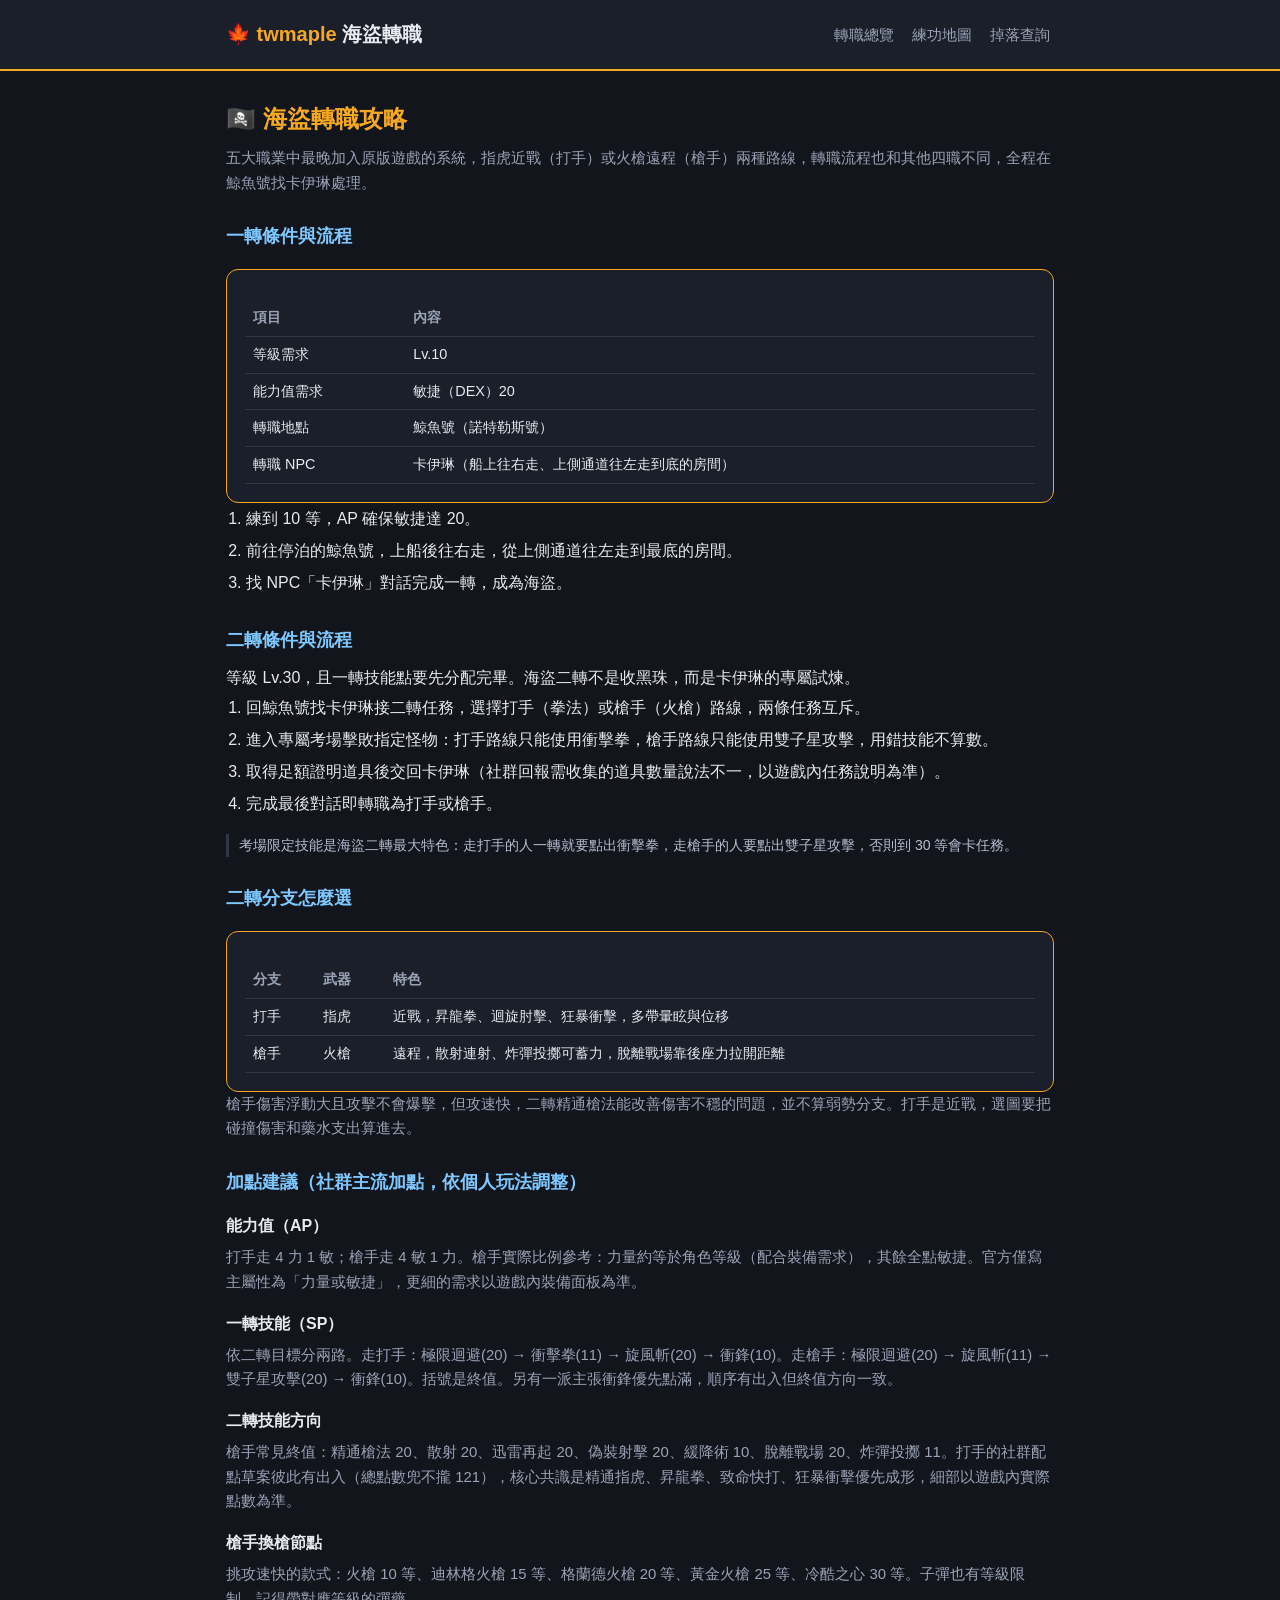
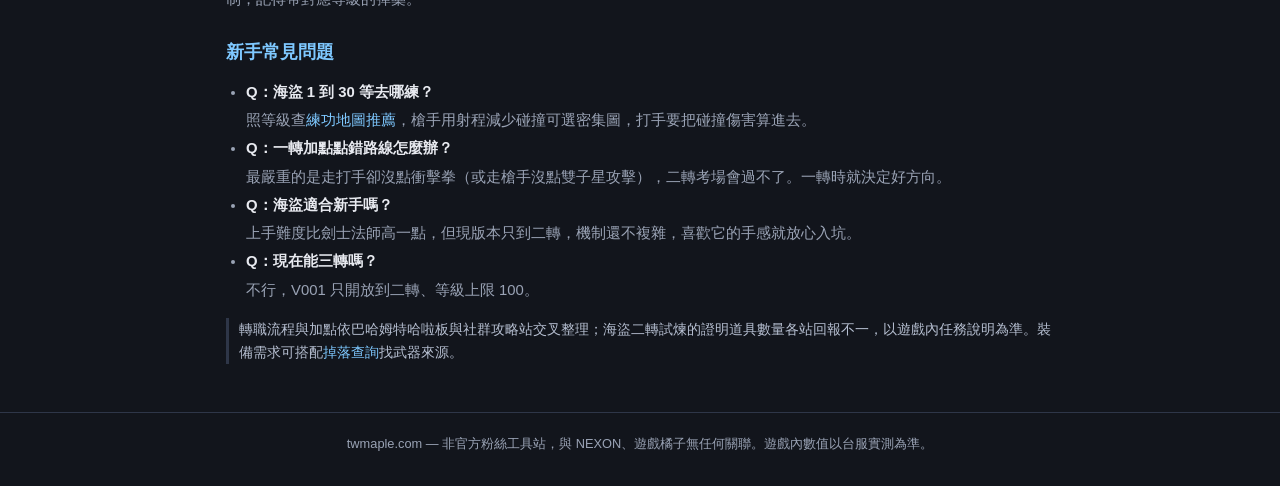
<file: jobs/pirate.html>
<!DOCTYPE html>
<html lang="zh-Hant">
<head>
<meta charset="UTF-8">
<meta name="viewport" content="width=device-width,initial-scale=1">
<title>楓之谷經典版海盜轉職攻略｜一轉二轉條件流程與加點 twmaple</title>
<meta name="description" content="楓之谷經典版海盜轉職攻略：10 等敏捷 20 到鯨魚號找卡伊琳一轉，30 等專屬試煉二轉。打手與槍手分支比較、社群加點與換槍節點整理。">
<link rel="canonical" href="https://twmaple.com/jobs/pirate.html">
<link rel="stylesheet" href="../style.css">
<style>.result td,.result th{white-space:normal;text-align:left}</style>
</head>
<body>
<header class="site"><div class="wrap">
  <div class="logo"><a href="../index.html" style="color:var(--accent)">🍁 twmaple</a> <span>海盜轉職</span></div>
  <nav class="top"><a href="../jobs.html">轉職總覽</a><a href="../training.html">練功地圖</a><a href="../drop.html">掉落查詢</a></nav>
</div></header>
<main><div class="wrap">
  <h1>🏴‍☠️ 海盜轉職攻略</h1>
  <p class="sub">五大職業中最晚加入原版遊戲的系統，指虎近戰（打手）或火槍遠程（槍手）兩種路線，轉職流程也和其他四職不同，全程在鯨魚號找卡伊琳處理。</p>

  <h2>一轉條件與流程</h2>
  <div class="result show">
  <table>
    <tr><th>項目</th><th>內容</th></tr>
    <tr><td>等級需求</td><td>Lv.10</td></tr>
    <tr><td>能力值需求</td><td>敏捷（DEX）20</td></tr>
    <tr><td>轉職地點</td><td>鯨魚號（諾特勒斯號）</td></tr>
    <tr><td>轉職 NPC</td><td>卡伊琳（船上往右走、上側通道往左走到底的房間）</td></tr>
  </table>
  </div>
  <ol style="padding-left:20px;line-height:2">
    <li>練到 10 等，AP 確保敏捷達 20。</li>
    <li>前往停泊的鯨魚號，上船後往右走，從上側通道往左走到最底的房間。</li>
    <li>找 NPC「卡伊琳」對話完成一轉，成為海盜。</li>
  </ol>

  <h2>二轉條件與流程</h2>
  <p>等級 Lv.30，且一轉技能點要先分配完畢。海盜二轉不是收黑珠，而是卡伊琳的專屬試煉。</p>
  <ol style="padding-left:20px;line-height:2">
    <li>回鯨魚號找卡伊琳接二轉任務，選擇打手（拳法）或槍手（火槍）路線，兩條任務互斥。</li>
    <li>進入專屬考場擊敗指定怪物：打手路線只能使用衝擊拳，槍手路線只能使用雙子星攻擊，用錯技能不算數。</li>
    <li>取得足額證明道具後交回卡伊琳（社群回報需收集的道具數量說法不一，以遊戲內任務說明為準）。</li>
    <li>完成最後對話即轉職為打手或槍手。</li>
  </ol>
  <p class="note">考場限定技能是海盜二轉最大特色：走打手的人一轉就要點出衝擊拳，走槍手的人要點出雙子星攻擊，否則到 30 等會卡任務。</p>

  <h2>二轉分支怎麼選</h2>
  <div class="result show">
  <table>
    <tr><th>分支</th><th>武器</th><th>特色</th></tr>
    <tr><td>打手</td><td>指虎</td><td>近戰，昇龍拳、迴旋肘擊、狂暴衝擊，多帶暈眩與位移</td></tr>
    <tr><td>槍手</td><td>火槍</td><td>遠程，散射連射、炸彈投擲可蓄力，脫離戰場靠後座力拉開距離</td></tr>
  </table>
  </div>
  <p style="color:var(--muted);font-size:.93rem">槍手傷害浮動大且攻擊不會爆擊，但攻速快，二轉精通槍法能改善傷害不穩的問題，並不算弱勢分支。打手是近戰，選圖要把碰撞傷害和藥水支出算進去。</p>

  <h2>加點建議（社群主流加點，依個人玩法調整）</h2>
  <h3 style="font-size:1rem;margin:16px 0 6px">能力值（AP）</h3>
  <p style="color:var(--muted);font-size:.93rem">打手走 4 力 1 敏；槍手走 4 敏 1 力。槍手實際比例參考：力量約等於角色等級（配合裝備需求），其餘全點敏捷。官方僅寫主屬性為「力量或敏捷」，更細的需求以遊戲內裝備面板為準。</p>
  <h3 style="font-size:1rem;margin:16px 0 6px">一轉技能（SP）</h3>
  <p style="color:var(--muted);font-size:.93rem">依二轉目標分兩路。走打手：極限迴避(20) → 衝擊拳(11) → 旋風斬(20) → 衝鋒(10)。走槍手：極限迴避(20) → 旋風斬(11) → 雙子星攻擊(20) → 衝鋒(10)。括號是終值。另有一派主張衝鋒優先點滿，順序有出入但終值方向一致。</p>
  <h3 style="font-size:1rem;margin:16px 0 6px">二轉技能方向</h3>
  <p style="color:var(--muted);font-size:.93rem">槍手常見終值：精通槍法 20、散射 20、迅雷再起 20、偽裝射擊 20、緩降術 10、脫離戰場 20、炸彈投擲 11。打手的社群配點草案彼此有出入（總點數兜不攏 121），核心共識是精通指虎、昇龍拳、致命快打、狂暴衝擊優先成形，細部以遊戲內實際點數為準。</p>
  <h3 style="font-size:1rem;margin:16px 0 6px">槍手換槍節點</h3>
  <p style="color:var(--muted);font-size:.93rem">挑攻速快的款式：火槍 10 等、迪林格火槍 15 等、格蘭德火槍 20 等、黃金火槍 25 等、冷酷之心 30 等。子彈也有等級限制，記得帶對應等級的彈藥。</p>

  <h2>新手常見問題</h2>
  <ul style="padding-left:20px;line-height:1.9;color:var(--muted);font-size:.93rem">
    <li><b style="color:var(--text)">Q：海盜 1 到 30 等去哪練？</b><br>照等級查<a href="../training.html">練功地圖推薦</a>，槍手用射程減少碰撞可選密集圖，打手要把碰撞傷害算進去。</li>
    <li><b style="color:var(--text)">Q：一轉加點點錯路線怎麼辦？</b><br>最嚴重的是走打手卻沒點衝擊拳（或走槍手沒點雙子星攻擊），二轉考場會過不了。一轉時就決定好方向。</li>
    <li><b style="color:var(--text)">Q：海盜適合新手嗎？</b><br>上手難度比劍士法師高一點，但現版本只到二轉，機制還不複雜，喜歡它的手感就放心入坑。</li>
    <li><b style="color:var(--text)">Q：現在能三轉嗎？</b><br>不行，V001 只開放到二轉、等級上限 100。</li>
  </ul>
  <p class="note">轉職流程與加點依巴哈姆特哈啦板與社群攻略站交叉整理；海盜二轉試煉的證明道具數量各站回報不一，以遊戲內任務說明為準。裝備需求可搭配<a href="../drop.html">掉落查詢</a>找武器來源。</p>
</div></main>
<footer><div class="wrap"><p>twmaple.com — 非官方粉絲工具站，與 NEXON、遊戲橘子無任何關聯。遊戲內數值以台服實測為準。</p></div></footer>
</body>
</html>
</file>
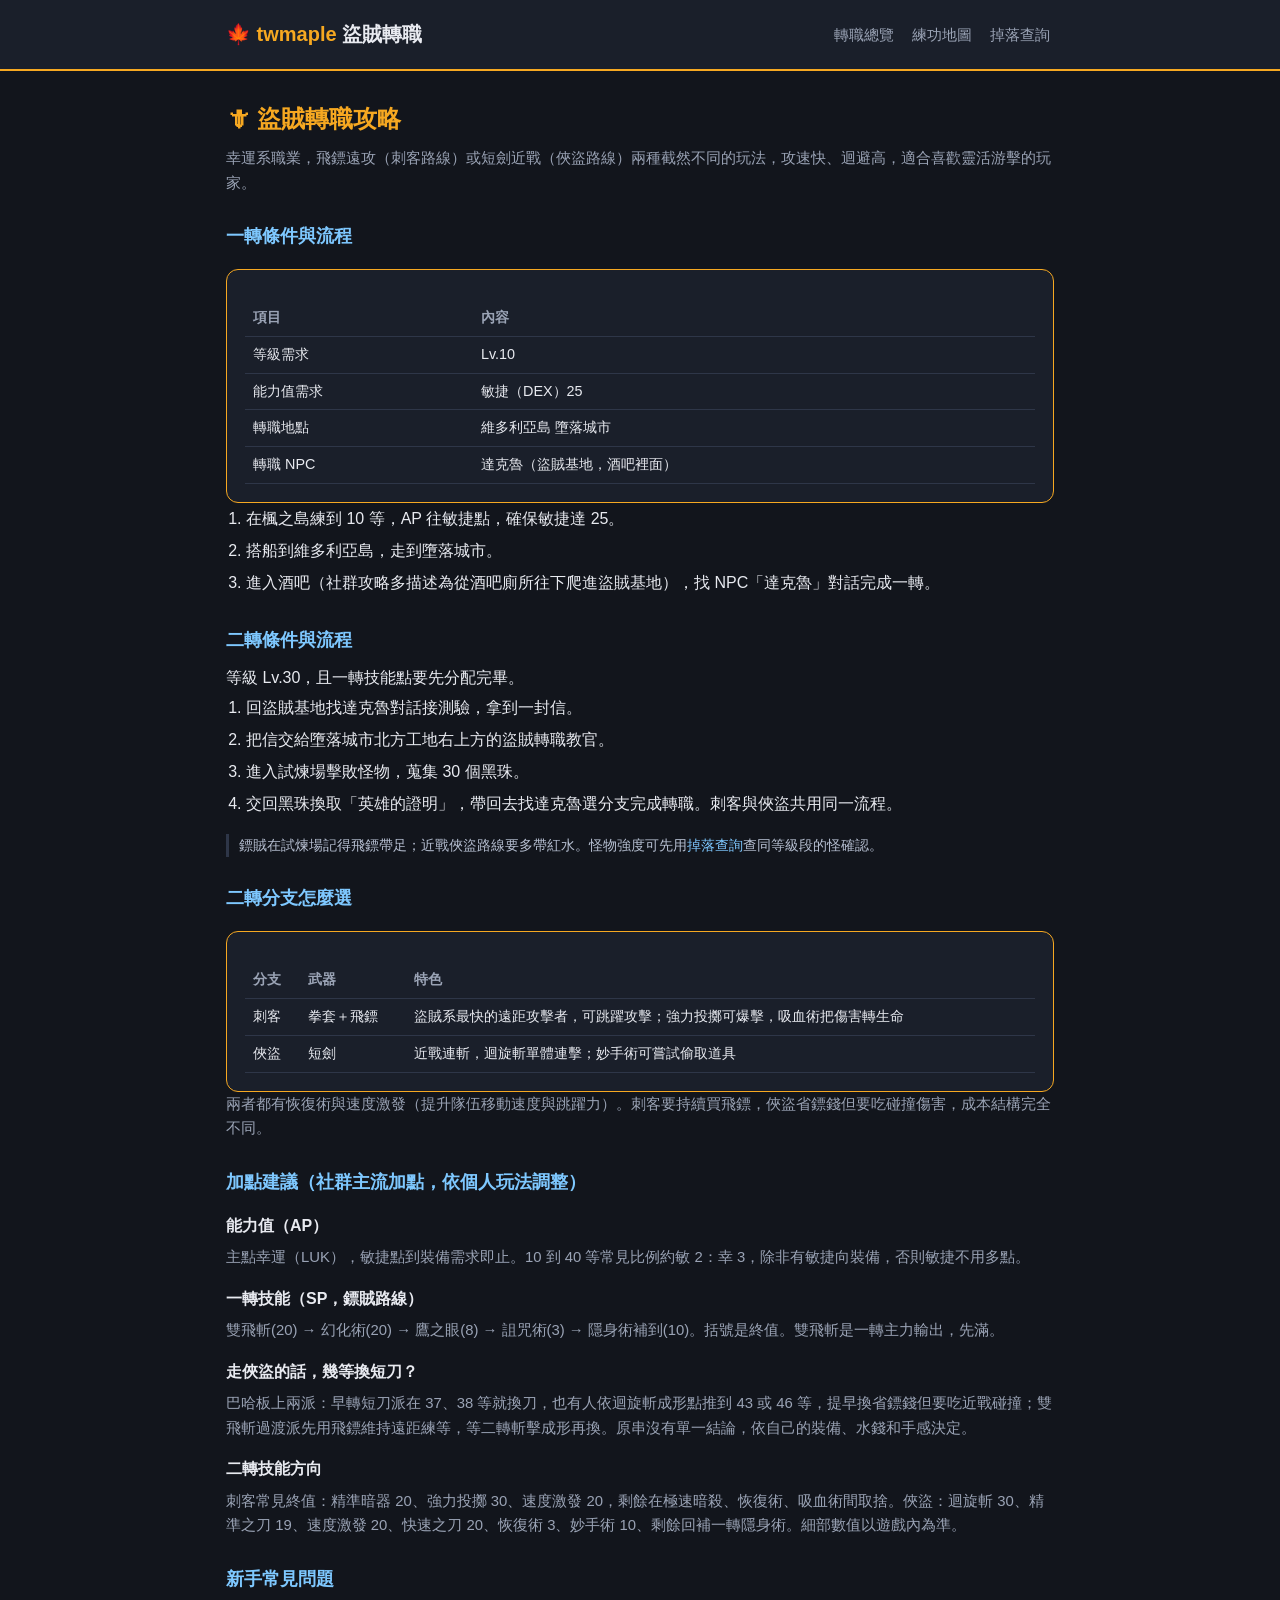
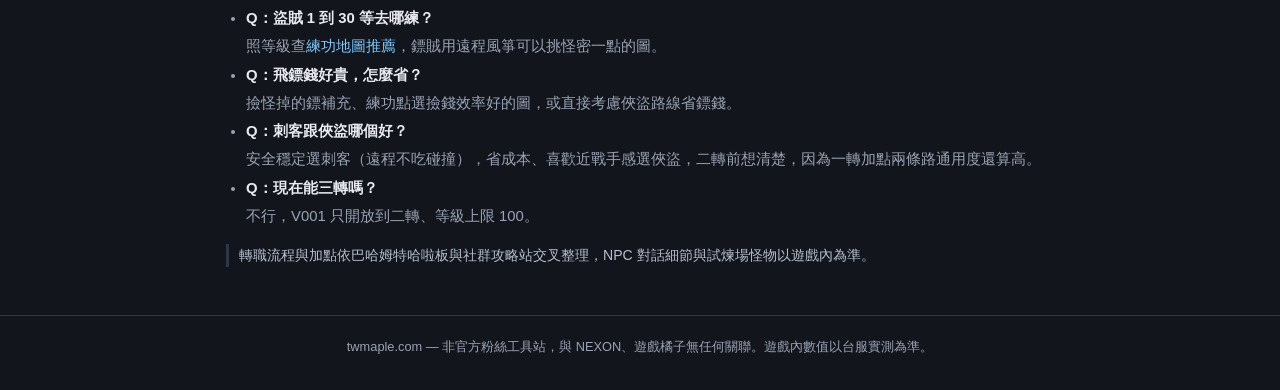
<file: jobs/thief.html>
<!DOCTYPE html>
<html lang="zh-Hant">
<head>
<meta charset="UTF-8">
<meta name="viewport" content="width=device-width,initial-scale=1">
<title>楓之谷經典版盜賊轉職攻略｜一轉二轉條件流程與加點 twmaple</title>
<meta name="description" content="楓之谷經典版盜賊轉職攻略：10 等敏捷 25 到墮落城市找達克魯一轉，30 等收 30 個黑珠二轉。刺客與俠盜分支比較、鏢賊加點與轉短刀時機整理。">
<link rel="canonical" href="https://twmaple.com/jobs/thief.html">
<link rel="stylesheet" href="../style.css">
<style>.result td,.result th{white-space:normal;text-align:left}</style>
</head>
<body>
<header class="site"><div class="wrap">
  <div class="logo"><a href="../index.html" style="color:var(--accent)">🍁 twmaple</a> <span>盜賊轉職</span></div>
  <nav class="top"><a href="../jobs.html">轉職總覽</a><a href="../training.html">練功地圖</a><a href="../drop.html">掉落查詢</a></nav>
</div></header>
<main><div class="wrap">
  <h1>🗡 盜賊轉職攻略</h1>
  <p class="sub">幸運系職業，飛鏢遠攻（刺客路線）或短劍近戰（俠盜路線）兩種截然不同的玩法，攻速快、迴避高，適合喜歡靈活游擊的玩家。</p>

  <h2>一轉條件與流程</h2>
  <div class="result show">
  <table>
    <tr><th>項目</th><th>內容</th></tr>
    <tr><td>等級需求</td><td>Lv.10</td></tr>
    <tr><td>能力值需求</td><td>敏捷（DEX）25</td></tr>
    <tr><td>轉職地點</td><td>維多利亞島 墮落城市</td></tr>
    <tr><td>轉職 NPC</td><td>達克魯（盜賊基地，酒吧裡面）</td></tr>
  </table>
  </div>
  <ol style="padding-left:20px;line-height:2">
    <li>在楓之島練到 10 等，AP 往敏捷點，確保敏捷達 25。</li>
    <li>搭船到維多利亞島，走到墮落城市。</li>
    <li>進入酒吧（社群攻略多描述為從酒吧廁所往下爬進盜賊基地），找 NPC「達克魯」對話完成一轉。</li>
  </ol>

  <h2>二轉條件與流程</h2>
  <p>等級 Lv.30，且一轉技能點要先分配完畢。</p>
  <ol style="padding-left:20px;line-height:2">
    <li>回盜賊基地找達克魯對話接測驗，拿到一封信。</li>
    <li>把信交給墮落城市北方工地右上方的盜賊轉職教官。</li>
    <li>進入試煉場擊敗怪物，蒐集 30 個黑珠。</li>
    <li>交回黑珠換取「英雄的證明」，帶回去找達克魯選分支完成轉職。刺客與俠盜共用同一流程。</li>
  </ol>
  <p class="note">鏢賊在試煉場記得飛鏢帶足；近戰俠盜路線要多帶紅水。怪物強度可先用<a href="../drop.html">掉落查詢</a>查同等級段的怪確認。</p>

  <h2>二轉分支怎麼選</h2>
  <div class="result show">
  <table>
    <tr><th>分支</th><th>武器</th><th>特色</th></tr>
    <tr><td>刺客</td><td>拳套＋飛鏢</td><td>盜賊系最快的遠距攻擊者，可跳躍攻擊；強力投擲可爆擊，吸血術把傷害轉生命</td></tr>
    <tr><td>俠盜</td><td>短劍</td><td>近戰連斬，迴旋斬單體連擊；妙手術可嘗試偷取道具</td></tr>
  </table>
  </div>
  <p style="color:var(--muted);font-size:.93rem">兩者都有恢復術與速度激發（提升隊伍移動速度與跳躍力）。刺客要持續買飛鏢，俠盜省鏢錢但要吃碰撞傷害，成本結構完全不同。</p>

  <h2>加點建議（社群主流加點，依個人玩法調整）</h2>
  <h3 style="font-size:1rem;margin:16px 0 6px">能力值（AP）</h3>
  <p style="color:var(--muted);font-size:.93rem">主點幸運（LUK），敏捷點到裝備需求即止。10 到 40 等常見比例約敏 2：幸 3，除非有敏捷向裝備，否則敏捷不用多點。</p>
  <h3 style="font-size:1rem;margin:16px 0 6px">一轉技能（SP，鏢賊路線）</h3>
  <p style="color:var(--muted);font-size:.93rem">雙飛斬(20) → 幻化術(20) → 鷹之眼(8) → 詛咒術(3) → 隱身術補到(10)。括號是終值。雙飛斬是一轉主力輸出，先滿。</p>
  <h3 style="font-size:1rem;margin:16px 0 6px">走俠盜的話，幾等換短刀？</h3>
  <p style="color:var(--muted);font-size:.93rem">巴哈板上兩派：早轉短刀派在 37、38 等就換刀，也有人依迴旋斬成形點推到 43 或 46 等，提早換省鏢錢但要吃近戰碰撞；雙飛斬過渡派先用飛鏢維持遠距練等，等二轉斬擊成形再換。原串沒有單一結論，依自己的裝備、水錢和手感決定。</p>
  <h3 style="font-size:1rem;margin:16px 0 6px">二轉技能方向</h3>
  <p style="color:var(--muted);font-size:.93rem">刺客常見終值：精準暗器 20、強力投擲 30、速度激發 20，剩餘在極速暗殺、恢復術、吸血術間取捨。俠盜：迴旋斬 30、精準之刀 19、速度激發 20、快速之刀 20、恢復術 3、妙手術 10、剩餘回補一轉隱身術。細部數值以遊戲內為準。</p>

  <h2>新手常見問題</h2>
  <ul style="padding-left:20px;line-height:1.9;color:var(--muted);font-size:.93rem">
    <li><b style="color:var(--text)">Q：盜賊 1 到 30 等去哪練？</b><br>照等級查<a href="../training.html">練功地圖推薦</a>，鏢賊用遠程風箏可以挑怪密一點的圖。</li>
    <li><b style="color:var(--text)">Q：飛鏢錢好貴，怎麼省？</b><br>撿怪掉的鏢補充、練功點選撿錢效率好的圖，或直接考慮俠盜路線省鏢錢。</li>
    <li><b style="color:var(--text)">Q：刺客跟俠盜哪個好？</b><br>安全穩定選刺客（遠程不吃碰撞），省成本、喜歡近戰手感選俠盜，二轉前想清楚，因為一轉加點兩條路通用度還算高。</li>
    <li><b style="color:var(--text)">Q：現在能三轉嗎？</b><br>不行，V001 只開放到二轉、等級上限 100。</li>
  </ul>
  <p class="note">轉職流程與加點依巴哈姆特哈啦板與社群攻略站交叉整理，NPC 對話細節與試煉場怪物以遊戲內為準。</p>
</div></main>
<footer><div class="wrap"><p>twmaple.com — 非官方粉絲工具站，與 NEXON、遊戲橘子無任何關聯。遊戲內數值以台服實測為準。</p></div></footer>
</body>
</html>
</file>
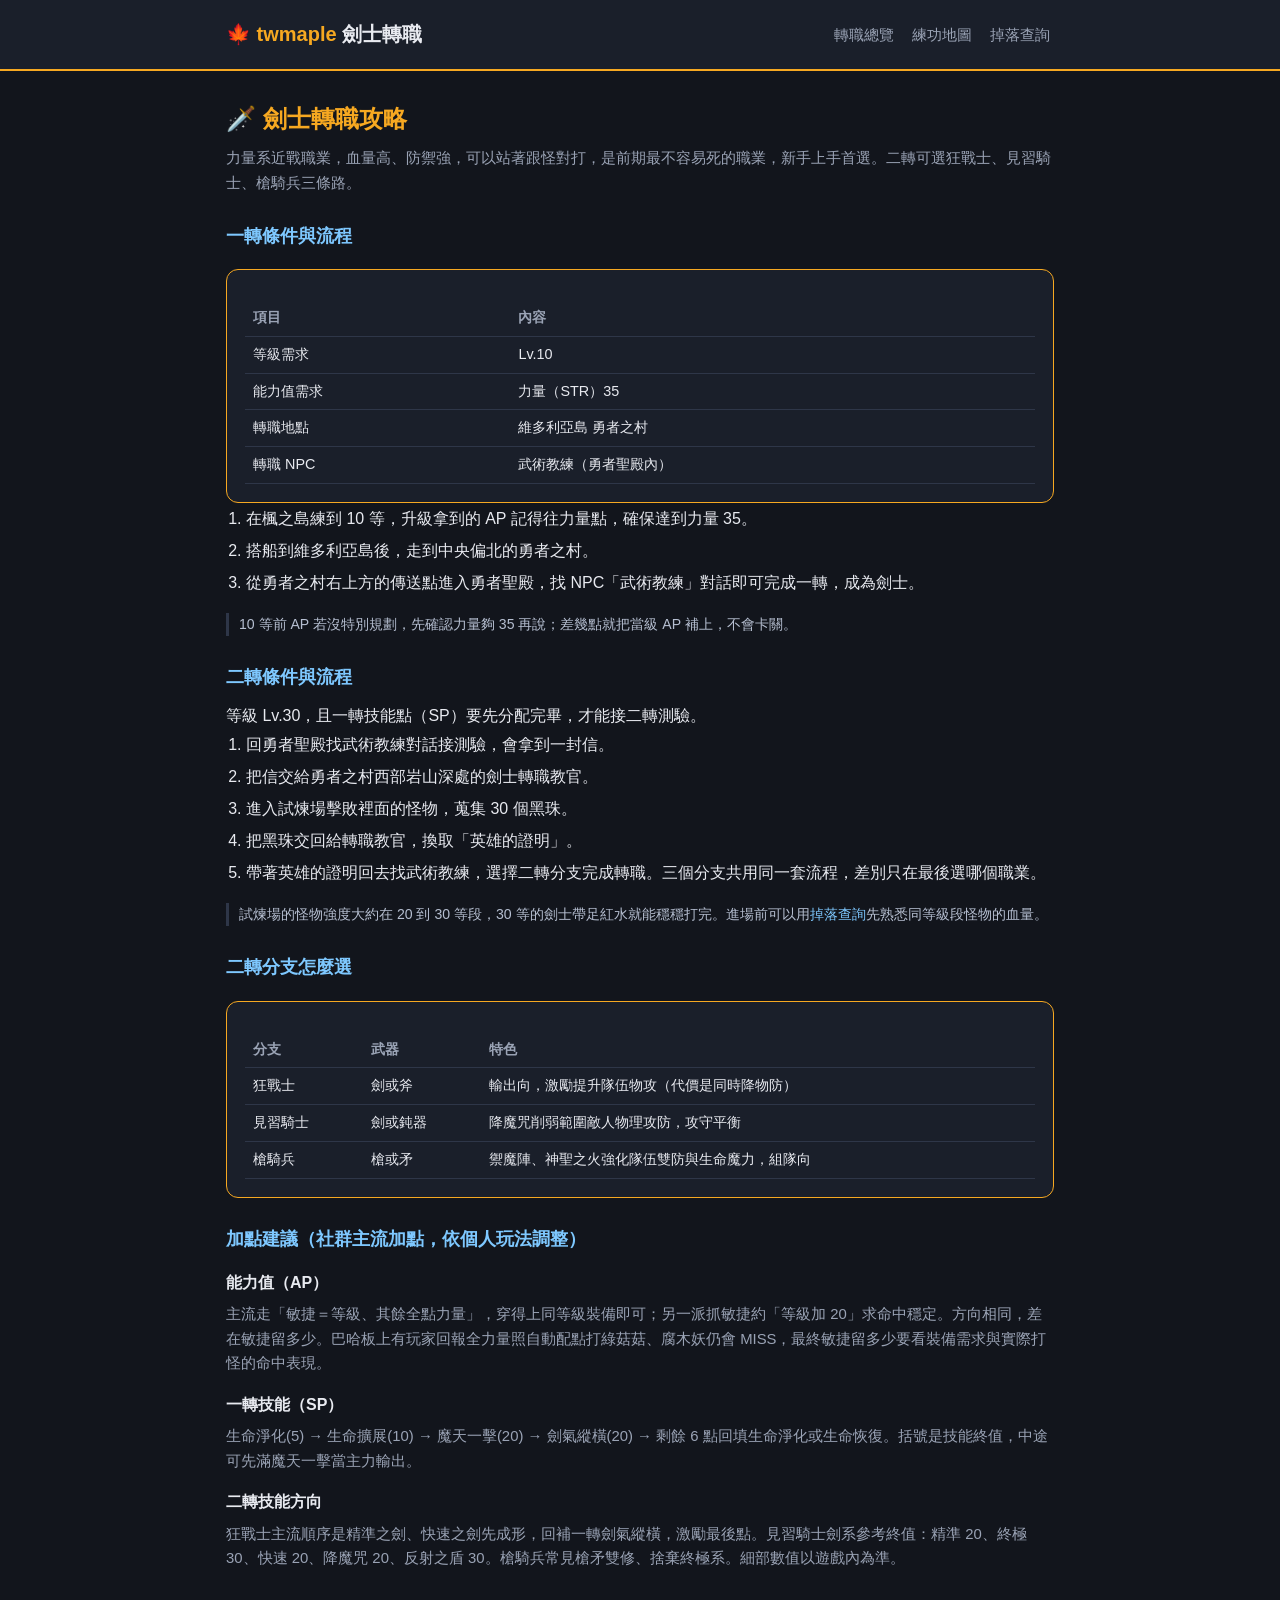
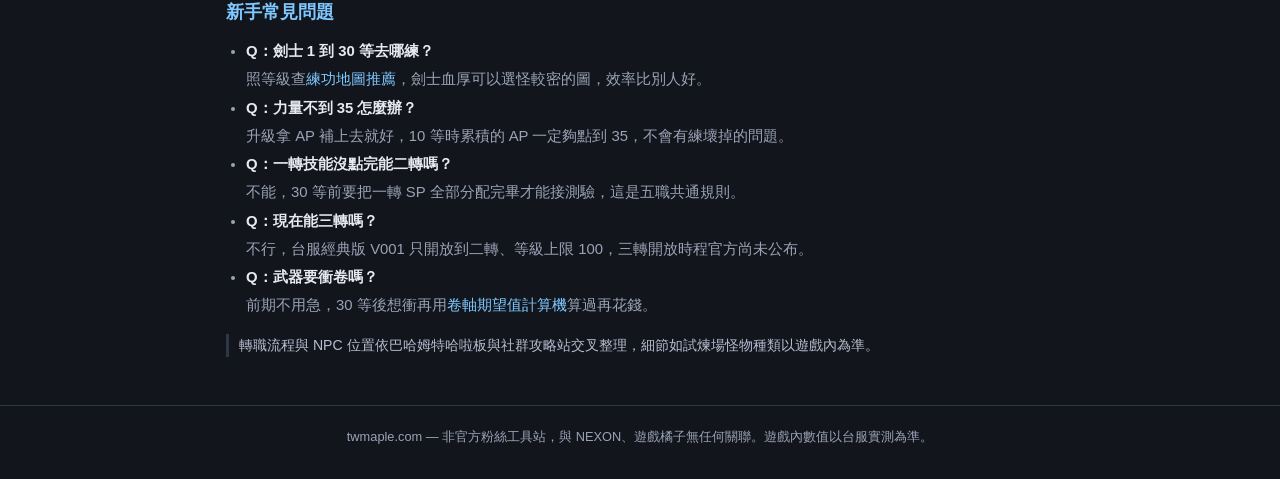
<file: jobs/warrior.html>
<!DOCTYPE html>
<html lang="zh-Hant">
<head>
<meta charset="UTF-8">
<meta name="viewport" content="width=device-width,initial-scale=1">
<title>楓之谷經典版劍士轉職攻略｜一轉二轉條件流程與加點 twmaple</title>
<meta name="description" content="楓之谷經典版劍士轉職攻略：10 等力量 35 找武術教練一轉，30 等收 30 個黑珠二轉。狂戰士、見習騎士、槍騎兵分支比較與社群主流加點順序整理。">
<link rel="canonical" href="https://twmaple.com/jobs/warrior.html">
<link rel="stylesheet" href="../style.css">
<style>.result td,.result th{white-space:normal;text-align:left}</style>
</head>
<body>
<header class="site"><div class="wrap">
  <div class="logo"><a href="../index.html" style="color:var(--accent)">🍁 twmaple</a> <span>劍士轉職</span></div>
  <nav class="top"><a href="../jobs.html">轉職總覽</a><a href="../training.html">練功地圖</a><a href="../drop.html">掉落查詢</a></nav>
</div></header>
<main><div class="wrap">
  <h1>🗡️ 劍士轉職攻略</h1>
  <p class="sub">力量系近戰職業，血量高、防禦強，可以站著跟怪對打，是前期最不容易死的職業，新手上手首選。二轉可選狂戰士、見習騎士、槍騎兵三條路。</p>

  <h2>一轉條件與流程</h2>
  <div class="result show">
  <table>
    <tr><th>項目</th><th>內容</th></tr>
    <tr><td>等級需求</td><td>Lv.10</td></tr>
    <tr><td>能力值需求</td><td>力量（STR）35</td></tr>
    <tr><td>轉職地點</td><td>維多利亞島 勇者之村</td></tr>
    <tr><td>轉職 NPC</td><td>武術教練（勇者聖殿內）</td></tr>
  </table>
  </div>
  <ol style="padding-left:20px;line-height:2;color:var(--text)">
    <li>在楓之島練到 10 等，升級拿到的 AP 記得往力量點，確保達到力量 35。</li>
    <li>搭船到維多利亞島後，走到中央偏北的勇者之村。</li>
    <li>從勇者之村右上方的傳送點進入勇者聖殿，找 NPC「武術教練」對話即可完成一轉，成為劍士。</li>
  </ol>
  <p class="note">10 等前 AP 若沒特別規劃，先確認力量夠 35 再說；差幾點就把當級 AP 補上，不會卡關。</p>

  <h2>二轉條件與流程</h2>
  <p>等級 Lv.30，且一轉技能點（SP）要先分配完畢，才能接二轉測驗。</p>
  <ol style="padding-left:20px;line-height:2">
    <li>回勇者聖殿找武術教練對話接測驗，會拿到一封信。</li>
    <li>把信交給勇者之村西部岩山深處的劍士轉職教官。</li>
    <li>進入試煉場擊敗裡面的怪物，蒐集 30 個黑珠。</li>
    <li>把黑珠交回給轉職教官，換取「英雄的證明」。</li>
    <li>帶著英雄的證明回去找武術教練，選擇二轉分支完成轉職。三個分支共用同一套流程，差別只在最後選哪個職業。</li>
  </ol>
  <p class="note">試煉場的怪物強度大約在 20 到 30 等段，30 等的劍士帶足紅水就能穩穩打完。進場前可以用<a href="../drop.html">掉落查詢</a>先熟悉同等級段怪物的血量。</p>

  <h2>二轉分支怎麼選</h2>
  <div class="result show">
  <table>
    <tr><th>分支</th><th>武器</th><th>特色</th></tr>
    <tr><td>狂戰士</td><td>劍或斧</td><td>輸出向，激勵提升隊伍物攻（代價是同時降物防）</td></tr>
    <tr><td>見習騎士</td><td>劍或鈍器</td><td>降魔咒削弱範圍敵人物理攻防，攻守平衡</td></tr>
    <tr><td>槍騎兵</td><td>槍或矛</td><td>禦魔陣、神聖之火強化隊伍雙防與生命魔力，組隊向</td></tr>
  </table>
  </div>

  <h2>加點建議（社群主流加點，依個人玩法調整）</h2>
  <h3 style="font-size:1rem;margin:16px 0 6px">能力值（AP）</h3>
  <p style="color:var(--muted);font-size:.93rem">主流走「敏捷＝等級、其餘全點力量」，穿得上同等級裝備即可；另一派抓敏捷約「等級加 20」求命中穩定。方向相同，差在敏捷留多少。巴哈板上有玩家回報全力量照自動配點打綠菇菇、腐木妖仍會 MISS，最終敏捷留多少要看裝備需求與實際打怪的命中表現。</p>
  <h3 style="font-size:1rem;margin:16px 0 6px">一轉技能（SP）</h3>
  <p style="color:var(--muted);font-size:.93rem">生命淨化(5) → 生命擴展(10) → 魔天一擊(20) → 劍氣縱橫(20) → 剩餘 6 點回填生命淨化或生命恢復。括號是技能終值，中途可先滿魔天一擊當主力輸出。</p>
  <h3 style="font-size:1rem;margin:16px 0 6px">二轉技能方向</h3>
  <p style="color:var(--muted);font-size:.93rem">狂戰士主流順序是精準之劍、快速之劍先成形，回補一轉劍氣縱橫，激勵最後點。見習騎士劍系參考終值：精準 20、終極 30、快速 20、降魔咒 20、反射之盾 30。槍騎兵常見槍矛雙修、捨棄終極系。細部數值以遊戲內為準。</p>

  <h2>新手常見問題</h2>
  <ul style="padding-left:20px;line-height:1.9;color:var(--muted);font-size:.93rem">
    <li><b style="color:var(--text)">Q：劍士 1 到 30 等去哪練？</b><br>照等級查<a href="../training.html">練功地圖推薦</a>，劍士血厚可以選怪較密的圖，效率比別人好。</li>
    <li><b style="color:var(--text)">Q：力量不到 35 怎麼辦？</b><br>升級拿 AP 補上去就好，10 等時累積的 AP 一定夠點到 35，不會有練壞掉的問題。</li>
    <li><b style="color:var(--text)">Q：一轉技能沒點完能二轉嗎？</b><br>不能，30 等前要把一轉 SP 全部分配完畢才能接測驗，這是五職共通規則。</li>
    <li><b style="color:var(--text)">Q：現在能三轉嗎？</b><br>不行，台服經典版 V001 只開放到二轉、等級上限 100，三轉開放時程官方尚未公布。</li>
    <li><b style="color:var(--text)">Q：武器要衝卷嗎？</b><br>前期不用急，30 等後想衝再用<a href="../scroll.html">卷軸期望值計算機</a>算過再花錢。</li>
  </ul>
  <p class="note">轉職流程與 NPC 位置依巴哈姆特哈啦板與社群攻略站交叉整理，細節如試煉場怪物種類以遊戲內為準。</p>
</div></main>
<footer><div class="wrap"><p>twmaple.com — 非官方粉絲工具站，與 NEXON、遊戲橘子無任何關聯。遊戲內數值以台服實測為準。</p></div></footer>
</body>
</html>
</file>
<file: style.css>
:root{
  --bg:#12151c;--bg2:#1a1f2a;--card:#20263400;--panel:#1e2432;
  --accent:#f6a821;--accent2:#7ec8ff;--text:#e8eaf0;--muted:#9aa3b5;
  --border:#2e3648;--ok:#5dd58a;--bad:#ff7a7a;
}
*{box-sizing:border-box;margin:0;padding:0}
body{background:var(--bg);color:var(--text);font-family:"PingFang TC","Noto Sans TC","Microsoft JhengHei",sans-serif;line-height:1.65;font-size:16px}
a{color:var(--accent2);text-decoration:none}
a:hover{text-decoration:underline}
.wrap{max-width:860px;margin:0 auto;padding:0 16px}
header.site{background:var(--bg2);border-bottom:2px solid var(--accent);padding:14px 0}
header.site .wrap{display:flex;align-items:center;justify-content:space-between;flex-wrap:wrap;gap:8px}
.logo{font-size:1.25rem;font-weight:800;color:var(--accent)}
.logo span{color:var(--text);font-weight:600}
nav.top a{color:var(--muted);margin-left:10px;font-size:.95rem;padding:8px 4px;display:inline-block}
nav.top a:hover{color:var(--accent)}
main{padding:28px 0 48px}
h1{font-size:1.5rem;margin-bottom:6px;color:var(--accent)}
h2{font-size:1.15rem;margin:26px 0 10px;color:var(--accent2)}
p.sub{color:var(--muted);margin-bottom:20px;font-size:.95rem}
.cards{display:grid;grid-template-columns:1fr;gap:14px;margin-top:20px}
@media(min-width:640px){.cards{grid-template-columns:repeat(3,1fr)}}
.card{background:var(--panel);border:1px solid var(--border);border-radius:12px;padding:18px;display:block;color:var(--text);transition:.15s}
.card:hover{border-color:var(--accent);text-decoration:none;transform:translateY(-2px)}
.card .ic{font-size:1.8rem}
.card h3{margin:8px 0 4px;font-size:1.05rem;color:var(--accent)}
.card p{color:var(--muted);font-size:.88rem}
.panel{background:var(--panel);border:1px solid var(--border);border-radius:12px;padding:18px;margin-bottom:16px}
label{display:block;font-size:.9rem;color:var(--muted);margin:12px 0 4px}
input,select{width:100%;background:var(--bg);border:1px solid var(--border);border-radius:8px;color:var(--text);padding:10px 12px;font-size:1rem}
input:focus,select:focus{outline:none;border-color:var(--accent)}
.grid2{display:grid;grid-template-columns:1fr;gap:0 16px}
@media(min-width:560px){.grid2{grid-template-columns:1fr 1fr}}
button.go{margin-top:18px;width:100%;background:var(--accent);color:#1a1408;border:none;border-radius:8px;padding:12px;font-size:1.05rem;font-weight:700;cursor:pointer}
button.go:hover{filter:brightness(1.1)}
.presets{display:flex;flex-wrap:wrap;gap:8px;margin-top:10px}
.presets button{background:var(--bg);border:1px solid var(--border);color:var(--accent2);border-radius:20px;padding:6px 14px;font-size:.85rem;cursor:pointer}
.presets button:hover{border-color:var(--accent2)}
.result{background:var(--bg2);border:1px solid var(--accent);border-radius:12px;padding:18px;margin-top:18px;display:none}
.result.show{display:block}
.result .big{font-size:1.5rem;font-weight:800;color:var(--accent)}
.result table{width:100%;border-collapse:collapse;margin-top:12px;font-size:.9rem}
.result td,.result th{white-space:nowrap}
.result{overflow-x:auto}
.result th,.result td{padding:6px 8px;border-bottom:1px solid var(--border);text-align:right}
.result th:first-child,.result td:first-child{text-align:left}
.result th{color:var(--muted);font-weight:600}
.ok{color:var(--ok)}.bad{color:var(--bad)}
.note{font-size:.88rem;color:#b6bfd1;margin-top:14px;border-left:3px solid var(--border);padding-left:10px}
footer{border-top:1px solid var(--border);padding:20px 0 32px;color:var(--muted);font-size:.8rem;text-align:center}
footer a{color:var(--muted)}
.badge{display:inline-block;background:var(--bg);border:1px solid var(--border);border-radius:6px;padding:2px 8px;font-size:.78rem;color:var(--muted);margin-left:6px}
</file>
